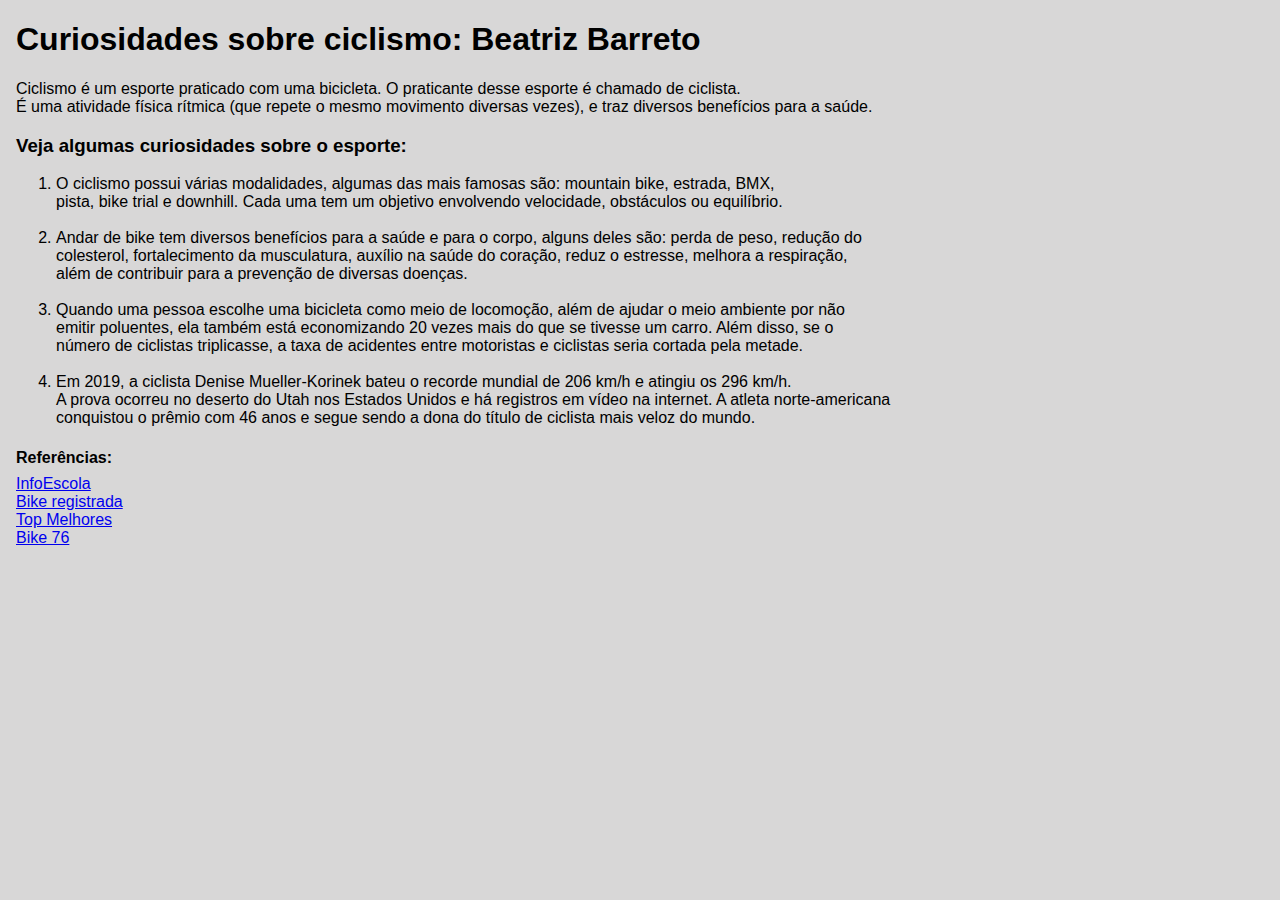
<file: module 01/Systems Development I/agenda 11/index.html>
<!DOCTYPE html>
<html lang="pt-br">

<head>

    <meta charset="UTF-8">
    <meta http-equiv="X-UA-Compatible" content="IE=edge">
    <meta name="viewport" content="width=device-width, initial-scale=1.0">
    <title>Curiosidades sobre ciclismo</title>
    
    <style>
        
        body {
            font-family: 'Segoe UI', sans-serif;
            background-color: #d8d7d7;
            margin-left: 1rem;
        }

    </style>

</head>

<body>

    <header>

        <div class="titulo">

            <h1>Curiosidades sobre ciclismo: Beatriz Barreto</h1>

            <p>
                Ciclismo é um esporte praticado com uma bicicleta. O praticante desse esporte é chamado de ciclista. <br>É uma atividade física rítmica (que repete o mesmo movimento diversas vezes), e traz diversos benefícios para a saúde.
            </p>

        </div>

    </header>

    <main>

        <div class="curiosidades">

            <h3>
                Veja algumas curiosidades sobre o esporte:
            </h3>
        
            <ul style="list-style-type: decimal">
                <li>O ciclismo possui várias modalidades, algumas das mais famosas são: mountain bike, estrada, BMX,<br> pista, bike trial e downhill. Cada uma tem um objetivo envolvendo velocidade, obstáculos ou equilíbrio.</li>
                <br>
                <li>Andar de bike tem diversos benefícios para a saúde e para o corpo, alguns deles são: perda de peso, redução do<br> colesterol, fortalecimento da musculatura, auxílio na saúde do coração, reduz o estresse, melhora a respiração,<br> além de contribuir para a prevenção de diversas doenças.</li><br>
                <li>Quando uma pessoa escolhe uma bicicleta como meio de locomoção, além de ajudar o meio ambiente por não<br> emitir poluentes, ela também está economizando 20 vezes mais do que se tivesse um carro. Além disso, se o<br> número de ciclistas triplicasse, a taxa de acidentes entre motoristas e ciclistas seria cortada pela metade.</li><br>
                <li>Em 2019, a ciclista Denise Mueller-Korinek bateu o recorde mundial de 206 km/h e atingiu os 296 km/h.<br> A prova ocorreu no deserto do Utah nos Estados Unidos e há registros em vídeo na internet. A atleta norte-americana<br> conquistou o prêmio com 46 anos e segue sendo a dona do título de ciclista mais veloz do mundo.</li>
            </ul>

        </div>

    </main>

    <footer>

        <h4 style="margin-bottom: 0.5rem">Referências:</h4>
            <a href="https://www.infoescola.com/esportes/ciclismo/">InfoEscola</a><br>
            <a href="https://blog.bikeregistrada.com.br/esporte-e-bem-estar-5-beneficios-do-ciclismo-para-a-saude/">Bike registrada</a><br>
            <a href="https://www.topmelhores.com.br/esporte/469-20-curiosidades-sobre-o-ciclismo">Top Melhores</a><br>
            <a href="https://bike76com202108curiosidades-sobre-o-universo-do-ciclismo/">Bike 76</a><br>
        
    </footer>
</body>
</html>
</file>
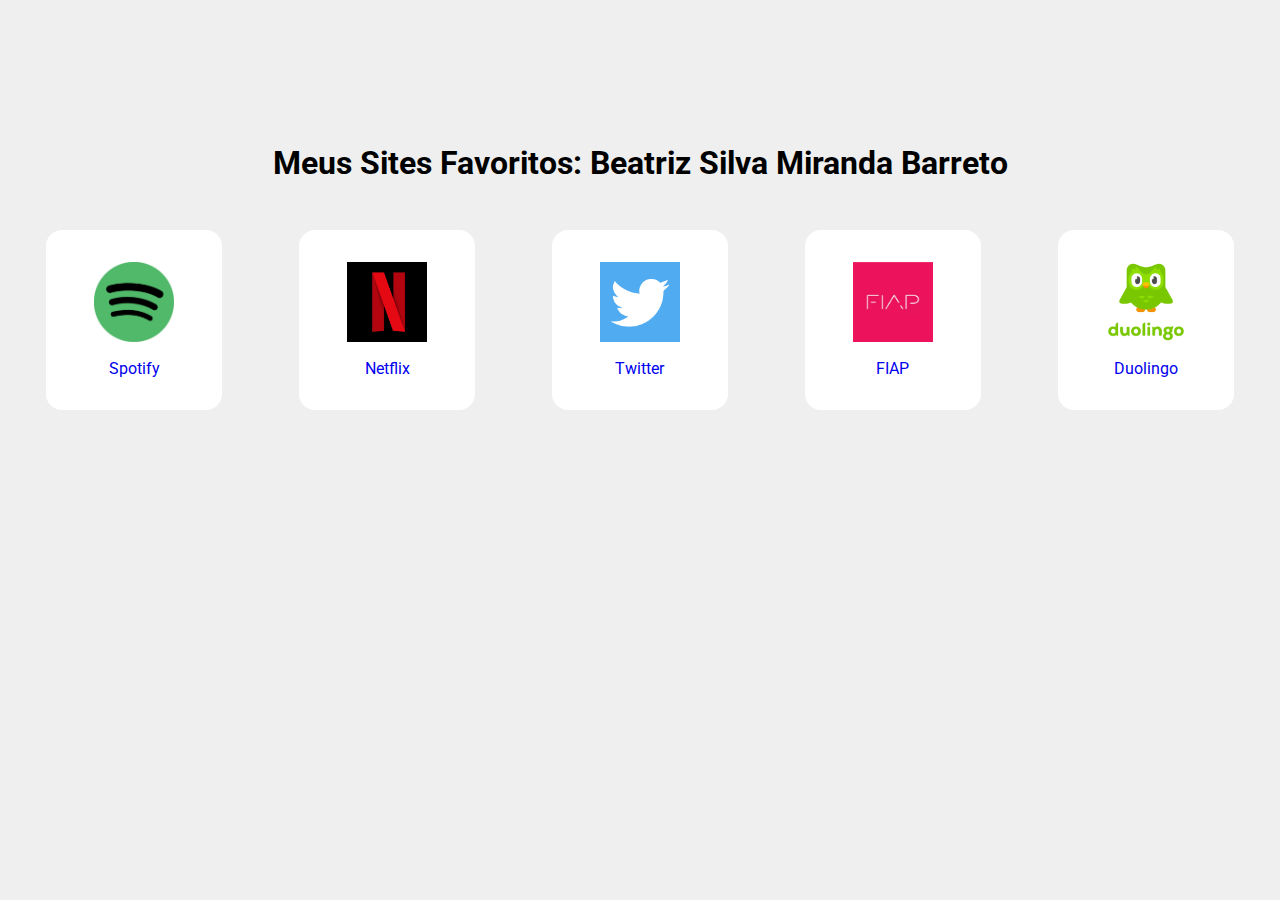
<file: module 01/Systems Development I/agenda 12/index.html>
<!DOCTYPE html>
<html lang="pt-br">

<head>

    <meta charset="UTF-8">
    <meta http-equiv="X-UA-Compatible" content="IE=edge">
    <meta name="viewport" content="width=device-width, initial-scale=1.0">
    <title>Meus sites favoritos</title>
    <link rel="stylesheet" href="style.css">

</head>

<body>

    <header class="title">

        <h1>Meus Sites Favoritos: Beatriz Silva Miranda Barreto</h1>

    </header>

    <main>

        <div class="sites">

        <div class="spotify">
            <img src="spotify.jpg" alt="logo do spotify">
            <a href="https://open.spotify.com/" target="_blank">Spotify</a>
        </div>

        <div class="netlix">
            <img src="netflix.png" alt="logo da netflix">
            <a href="https://www.netflix.com/" target="_blank">Netflix</a>
        </div>

        <div class="twitter">  
            <img src="twitter.png" alt="logo do twitter">
            <a href="https://twitter.com" target="_blank">Twitter</a>
        </div>

        <div class="fiap">
            <img src="fiap.png" alt="logo da fiap">
            <a href="https://www.fiap.com.br/" target="_blank">FIAP</a>
        </div>

        <div class="duolingo">
            <img src="duolingo.png" alt="logo do duolingo">
            <a href="https://www.duolingo.com/" target="_blank">Duolingo</a>
        </div>

    </div>

    </main>
    
</body>

</html>
</file>
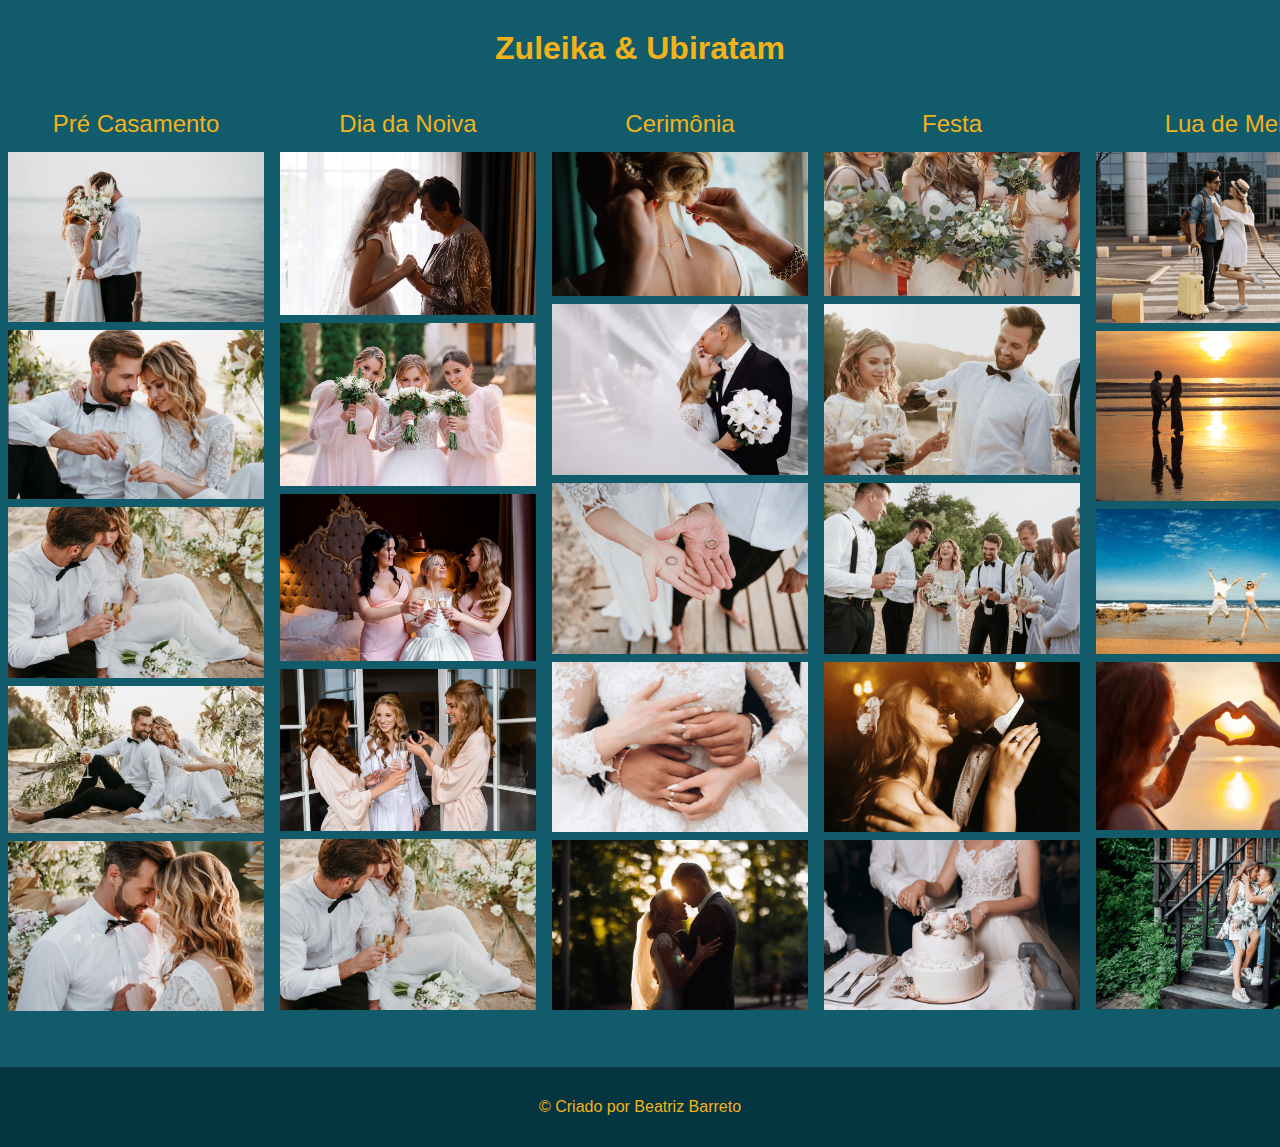
<file: module 01/Systems Development I/agenda 13/index.html>
<!DOCTYPE html>
<html lang="pt-br">

<head>

    <meta charset="UTF-8">
    <meta http-equiv="X-UA-Compatible" content="IE=edge">
    <meta name="viewport" content="width=device-width, initial-scale=1.0">
    <link rel="stylesheet" href=https://www.w3schools.com/w3css/4/w3.css> <link rel="stylesheet" href="style.css">
    <title>Casamento Zuleika & Ubiratam</title>

</head>

<body>

    <main>

        <header class="title">

            <h1>Zuleika & Ubiratam</h1>

        </header>

        <section>

            <div class="container">

                <div class="precasamento">

                    <h2>Pré Casamento</h2>

                    <img class="w3-hover-opacity" src="img/pw1.jpg"
                        alt="https://br.freepik.com/fotos-gratis/lindo-casal-se-casando-na-praia_16537579.htm">
                    <img class="w3-hover-opacity" src="img/pw2.jpg"
                        alt="https://br.freepik.com/fotos-gratis/noiva-e-noivo-se-casando-na-praia_16515421.htm">
                    <img class="w3-hover-opacity" src="img/pw3.jpg"
                        alt="https://br.freepik.com/fotos-gratis/noiva-e-noivo-se-casando-na-praia_16515424.htm">
                    <img class="w3-hover-opacity" src="img/pw4.jpg"
                        alt="https://br.freepik.com/fotos-gratis/lindo-casal-se-casando-na-praia_16515368.htm">
                    <img class="w3-hover-opacity" src="img/pw5.jpg"
                        alt="https://br.freepik.com/fotos-gratis/noiva-e-noivo-se-casando-na-praia_16515431.htm">

                </div>

                <div class="dianoiva">

                    <h2>Dia da Noiva</h2>

                    <img class="w3-hover-opacity" src="img/bd1.jpg"
                        alt="https://br.freepik.com/fotos-gratis/vista-lateral-da-adoravel-mae-e-noiva-bonita-que-vestindo-roupas-de-celebracao-em-pe-cara-a-cara-segurando-pelas-maos-e-se-sentindo-feliz-durante-o-dia-do-casamento-xa_29453994.htm">
                    <img class="w3-hover-opacity" src="img/bd2.jpg" alt="https://br.freepik.com/fotos-gratis/noiva-com-damas-de-honra-no-parque-no-dia-do-casamento_28147634.htm
                    ">
                    <img class="w3-hover-opacity" src="img/bd3.jpg"
                        alt="https://br.freepik.com/fotos-gratis/damas-de-honra-comemorando-com-a-noiva-o-dia-do-casamento_28147814.htm">
                    <img class="w3-hover-opacity" src="img/bd4.jpg"
                        alt="https://br.freepik.com/fotos-gratis/vista-frontal-da-linda-dama-de-honra-na-camisola-rosa-sorrindo-e-derramando-champanhe-em-tacas-de-vinho-em-pe-com-a-noiva-e-a-empregada-em-homenagem-na-varanda-durante-o-dia-do-casamento_29453988.htm">
                    <img class="w3-hover-opacity" src="img/bd5.jpg"
                        alt="https://br.freepik.com/fotos-gratis/noiva-com-um-lindo-vestido-de-noiva-segurando-um-buque-de-lindas-rosas-para-o-dia-do-casamento_11526628.htm">

                </div>

                <div class="cerimonia">

                    <h2>Cerimônia</h2>

                    <img class="w3-hover-opacity" src="img/wd1.jpg"
                        alt="https://pixabay.com/photos/tying-hair-woman-hands-bow-ribbon-1846171/">
                    <img class="w3-hover-opacity" src="img/wd2.jpg" alt="https://br.freepik.com/fotos-gratis/o-noivo-no-smoking-preto-abraca-a-noiva-impressionante-macia-enquanto-estao_3337244.htm
                    ">
                    <img class="w3-hover-opacity" src="img/wd3.png"
                        alt="https://br.freepik.com/fotos-gratis/lindo-casal-se-casando-na-praia_16515410.htm">
                    <img class="w3-hover-opacity" src="img/wd4.png"
                        alt="https://br.freepik.com/fotos-gratis/noivo-e-noiva-estao-colocando-aneis-de-casamento-vista-frontal-das-maos_6449470.htm">
                    <img class="w3-hover-opacity" src="img/wd5.png" alt="https://br.freepik.com/fotos-gratis/sol-de-verao-a-noite-faz-uma-aureola-em-torno-do-lindo-casal-de-noivos_3337251.htm
                    ">

                </div>

                <div class="festa">

                    <h2>Festa</h2>

                    <img class="w3-hover-opacity" src="img/fe1.jpg"
                        alt="https://br.freepik.com/fotos-gratis/noiva-e-damas-de-honra-com-buques-de-pastel-estao-lado-a-lado_3987031.htm">
                    <img class="w3-hover-opacity" src="img/fe2.png"
                        alt="https://br.freepik.com/fotos-gratis/lindo-casal-se-casando-na-praia_16515408.htm">
                    <img class="w3-hover-opacity" src="img/fe3.png"
                        alt="https://br.freepik.com/fotos-gratis/pessoas-celebrando-um-casamento-na-praia_16515492.htm">
                    <img class="w3-hover-opacity" src="img/fe4.png" alt="https://br.freepik.com/fotos-gratis/newlyweds-olhando-para-o-rosto-do-outro-e-sorrindo_981984.htm
                    ">
                    <img class="w3-hover-opacity" src="img/fe5.png" alt="https://br.freepik.com/fotos-gratis/noiva-e-noivo-estao-cortando-decorado-com-flores-bolo-de-casamento_6449495.htm
                    ">

                </div>

                <div class="luademel">

                    <h2>Lua de Mel</h2>

                    <img class="w3-hover-opacity" src="img/hn1.png"
                        alt="https://br.freepik.com/fotos-gratis/mulher-loira-de-vestido-branco-abracando-o-namorado_15660545.htm">
                    <img class="w3-hover-opacity" src="img/hn2.png"
                        alt="https://br.freepik.com/fotos-gratis/concurso-familia-caminhando-na-praia-ao-por-do-sol-homem-e-mulher-em-roupas-casuais-passeando-perto-da-agua-ao-entardecer-amor-familia-conceito-de-natureza_24539163.htm">
                    <img class="w3-hover-opacity" src="img/hn3.jpg"
                        alt="https://br.freepik.com/fotos-gratis/casal-feliz-na-praia_1170182.htm">
                    <img class="w3-hover-opacity" src="img/hn4.png" alt="https://br.freepik.com/fotos-gratis/jovem-casal-romantico-sexy-apaixonado-feliz-na-praia-de-verao-juntos-se-divertindo-usando-maios-mostrando-o-sinal-do-coracao-ao-por-do-sol_11514465.htm
                    ">
                    <img class="w3-hover-opacity" src="img/hn5.png"
                        alt="https://br.freepik.com/fotos-gratis/emocoes-sinceras-jovem-casal-abracando-perto-da-nova-casa-e-comemorando-o-dia-de-seu-casamento_18299799.htm">

                </div>

            </div>

        </section>

        <footer>

            <div class="container">

                <p class="creditos"> &copy Criado por Beatriz Barreto</p>

            </div>

        </footer>

    </main>

</body>

</html>
</file>
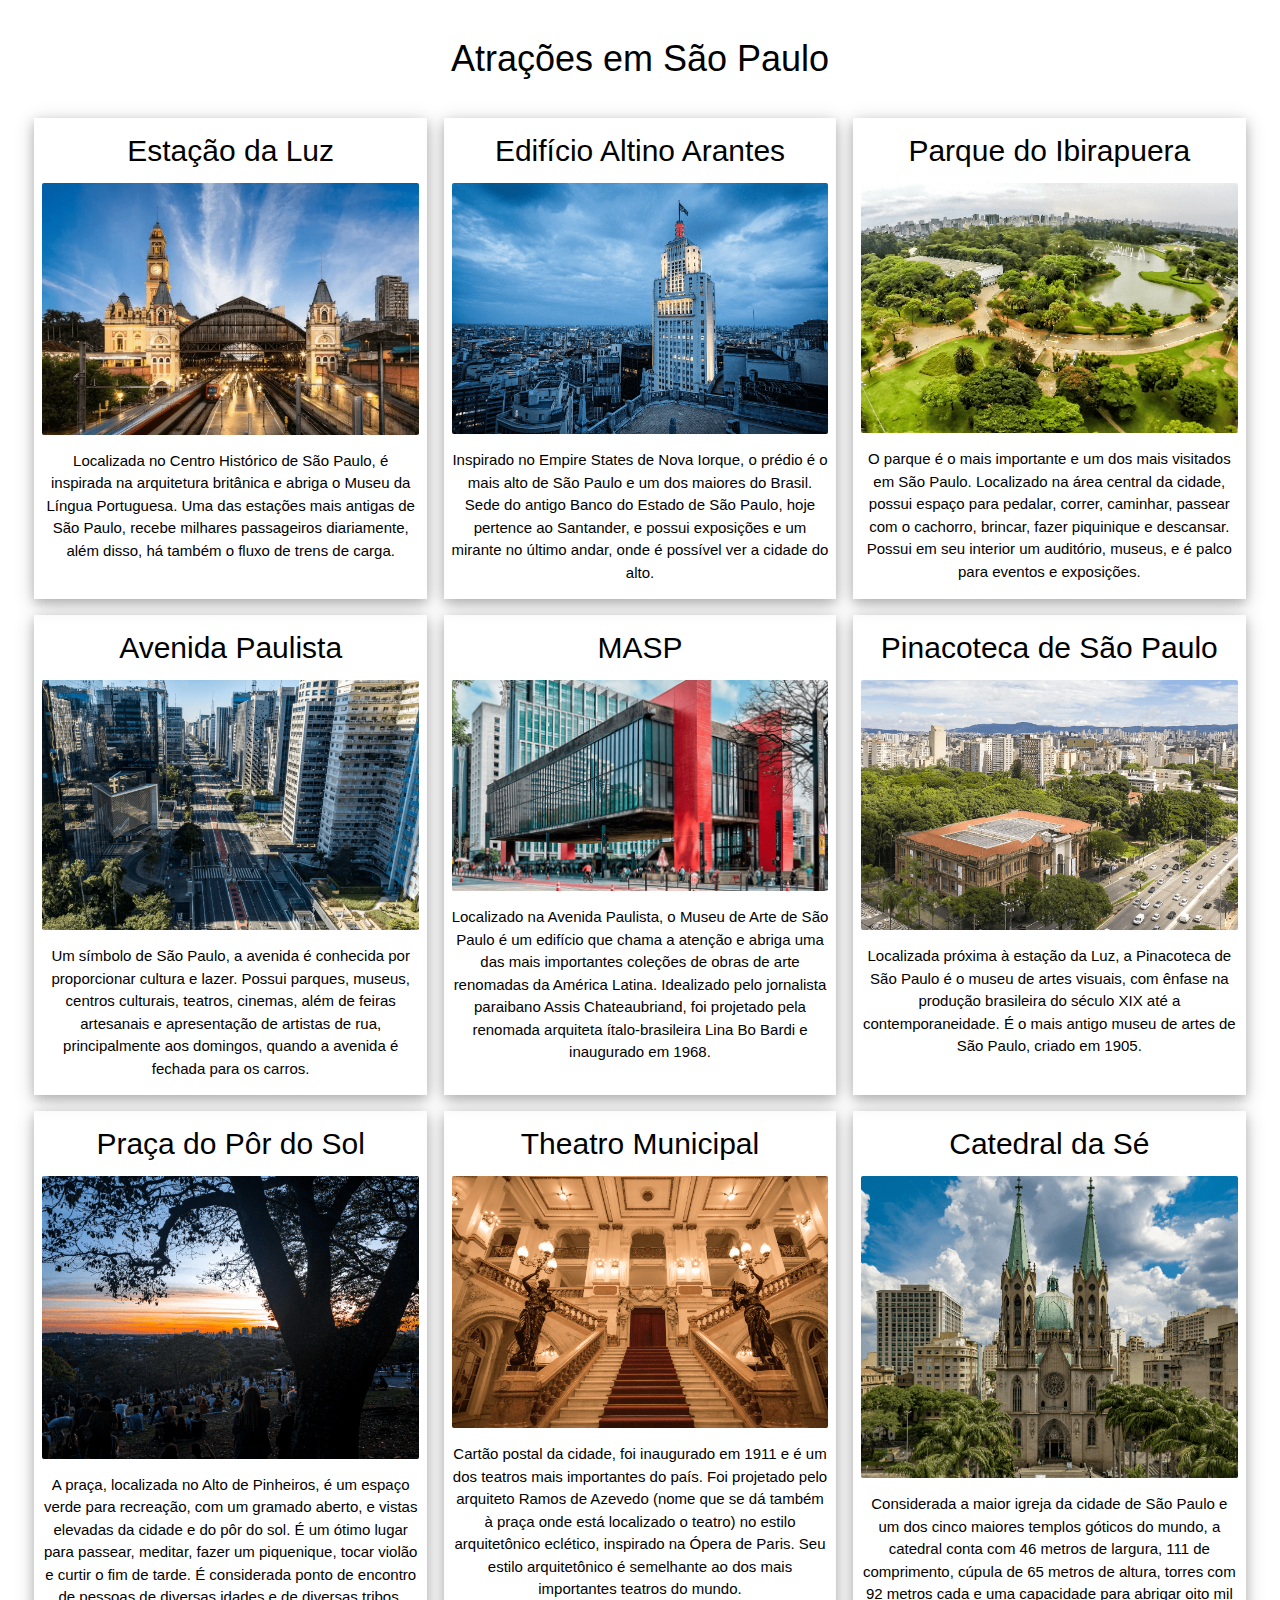
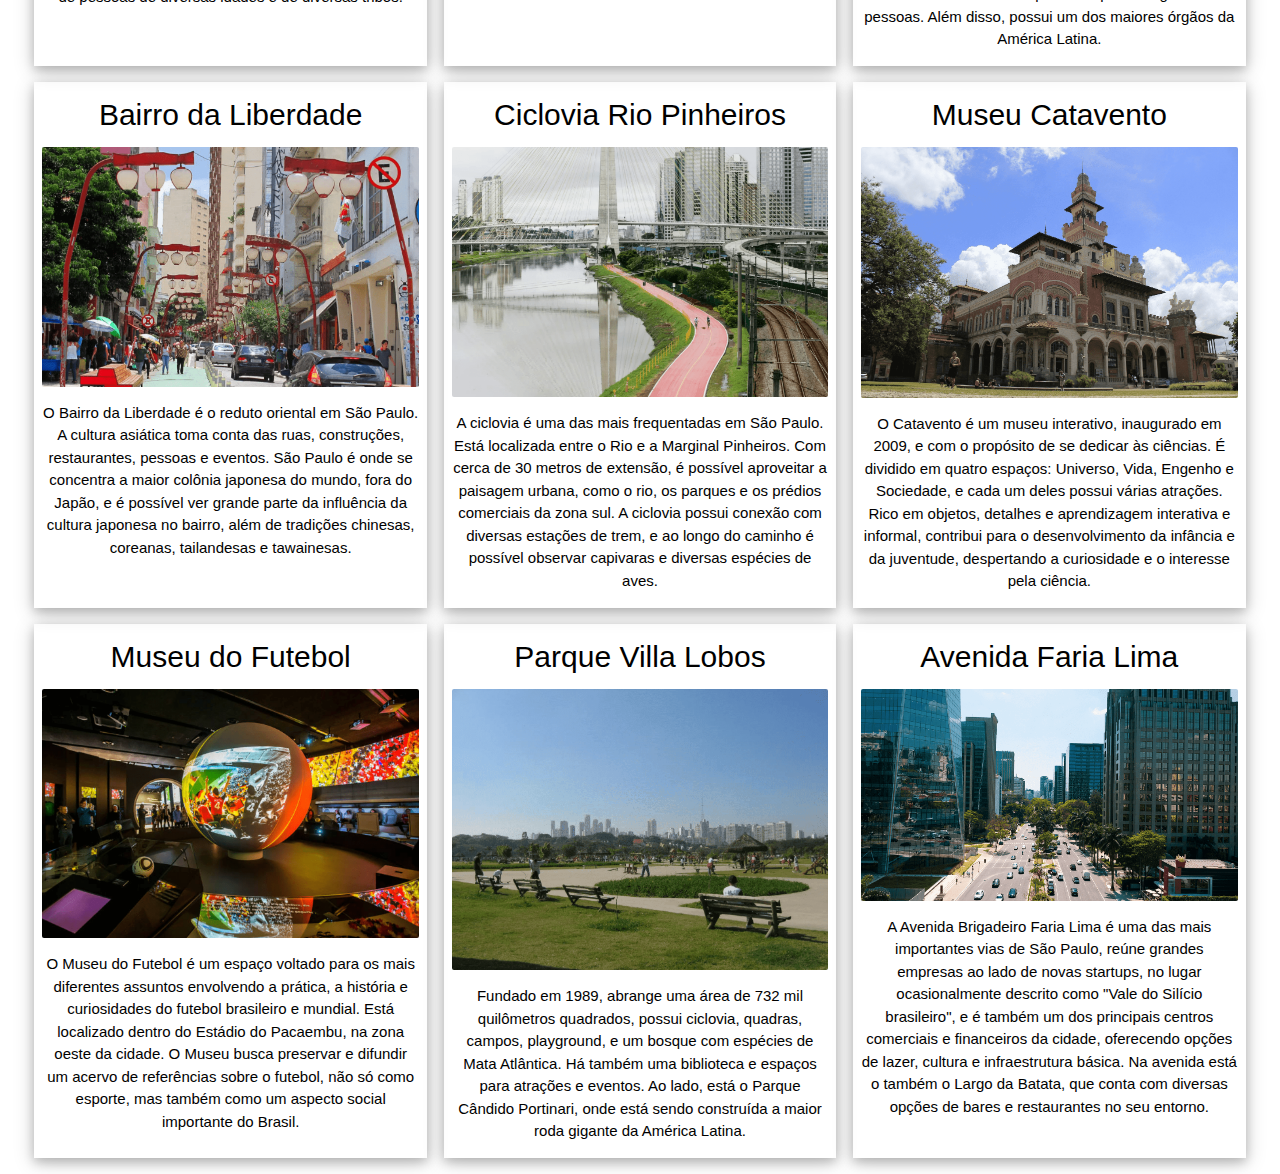
<file: module 01/Systems Development I/agenda 14/index.html>
<!DOCTYPE html>
<html lang="pt-br">

<head>

    <meta charset="UTF-8">
    <meta http-equiv="X-UA-Compatible" content="IE=edge">
    <meta name="viewport" content="width=device-width, initial-scale=1.0">
    <link rel="stylesheet" href=https://www.w3schools.com/w3css/4/w3.css> <title>Atrativos Turísticos - São Paulo</title>

    <style>
        .w3-container {
            display: block;
            padding: 0px 10px 0 10px !important;
        }

        .w3-margin-right {
            margin-right: 0px !important;
        }

        .container2 {
            display: flex;
            justify-content: space-around;
        }

    </style>

</head>

<body>

    <div class="w3-container w3-center w3-margin">

        <h1 class="w3-section">Atrações em São Paulo</h1>

        <div class="container2 w3-center">

            <div class="w3-card-4 w3-third w3-row-padding w3-margin-right w3-margin-top" style="width: 32%">

                <h2>Estação da Luz</h2>
                <img class="w3-round-small w3-image w3-animate-zoom" src="img/estacaoluz.png" alt="https://rolehistorico.blogspot.com/2018/08/estacao-da-luz.html">
                <p>Localizada no Centro Histórico de São Paulo, é inspirada na arquitetura britânica e abriga o Museu da
                    Língua Portuguesa. Uma das estações mais antigas de São Paulo, recebe milhares passageiros
                    diariamente, além disso, há também o fluxo de trens de carga.
                </p>

            </div>

            <div class="w3-card-4 w3-third w3-row-padding w3-margin-right w3-margin-top" style="width: 32%">

                <h2>Edifício Altino Arantes</h2>
                <img class="w3-round-small w3-image w3-animate-zoom" src="img/altinoarantes.png" alt="https://vejasp.abril.com.br/cidades/edificio-altino-arantes-reforma-novidades/">
                <p>Inspirado no Empire States de Nova Iorque, o prédio é o mais alto de São Paulo e um dos maiores do
                    Brasil. Sede do antigo Banco do Estado de São Paulo, hoje pertence ao Santander, e possui exposições
                    e um mirante no último andar, onde é possível ver a cidade do alto.
                </p>

            </div>

            <div class="w3-card-4 w3-third w3-row-padding w3-margin-right w3-margin-top" style="width: 32%">

                <h2>Parque do Ibirapuera</h2>
                <img class="w3-round-small w3-image w3-animate-zoom" src="img/ibira.png" alt="https://clickmuseus.com.br/historia-do-parque-ibirapuera/">
                <p>O parque é o mais importante e um dos mais visitados em São Paulo. Localizado na área central da
                    cidade, possui espaço para pedalar, correr, caminhar, passear com o cachorro, brincar, fazer
                    piquinique e descansar. Possui em seu interior um auditório, museus, e é palco para eventos e
                    exposições.
                </p>

            </div>

        </div>

        <div class="container2 w3-center">

            <div class="w3-card-4 w3-third w3-row-padding w3-margin-right w3-margin-top" style="width: 32%">

                <h2>Avenida Paulista</h2>
                <img class="w3-round-small w3-image w3-animate-zoom" src="img/paulista.png" alt="">
                <p>Um símbolo de São Paulo, a avenida é conhecida por proporcionar cultura e lazer. Possui parques,
                    museus, centros culturais, teatros, cinemas, além de feiras artesanais e apresentação de artistas de
                    rua, principalmente aos domingos, quando a avenida é fechada para os carros.
                </p>

            </div>

            <div class="w3-card-4 w3-third w3-row-padding w3-margin-right w3-margin-top" style="width: 32%">

                <h2>MASP</h2>
                <img class="w3-round-small w3-image w3-animate-zoom" src="img/masp.png" alt="https://harpersbazaar.uol.com.br/cultura/tres-curiosidades-sobre-a-construcao-do-masp/">
                <p>Localizado na Avenida Paulista, o Museu de Arte de São Paulo é um edifício que chama a atenção e
                    abriga uma das mais importantes coleções de obras de arte renomadas da América Latina. Idealizado
                    pelo jornalista paraibano Assis Chateaubriand, foi projetado pela renomada arquiteta
                    ítalo-brasileira Lina Bo Bardi e inaugurado em 1968.
                </p>
            </div>

            <div class="w3-card-4 w3-third w3-row-padding w3-margin-right w3-margin-top" style="width: 32%">

                <h2>Pinacoteca de São Paulo</h2>
                <img class="w3-round-small w3-image w3-animate-zoom" src="img/pinacoteca.png" alt="https://www.archdaily.com.br/br/787997/pinacoteca-do-estado-de-sao-paulo-paulo-mendes-da-rocha">
                <p>Localizada próxima à estação da Luz, a Pinacoteca de São Paulo é o museu de artes visuais, com ênfase
                    na produção brasileira do século XIX até a contemporaneidade. É o mais antigo museu de artes de São
                    Paulo, criado em 1905.
                </p>

            </div>

        </div>

        <div class="container2 w3-center">

            <div class="w3-card-4 w3-third w3-row-padding w3-margin-right w3-margin-top" style="width: 32%">

                <h2>Praça do Pôr do Sol</h2>
                <img class="w3-round-small w3-image w3-animate-zoom" src="img/pracaporsol.png" alt="https://www.reddit.com/r/saopaulo/comments/wvltt3/pra%C3%A7a_p%C3%B4r_do_sol_em_pinheiros_s%C3%A3o_paulo/">
                <p>A praça, localizada no Alto de Pinheiros, é um espaço verde para recreação, com um gramado aberto, e
                    vistas elevadas da cidade e do pôr do sol. É um ótimo lugar para passear, meditar, fazer um
                    piquenique, tocar violão e curtir o fim de tarde. É considerada ponto de encontro de pessoas de
                    diversas idades e de diversas tribos.
                </p>

            </div>

            <div class="w3-card-4 w3-third w3-row-padding w3-margin-right w3-margin-top" style="width: 32%">

                <h2>Theatro Municipal</h2>
                <img class="w3-round-small w3-image w3-animate-zoom" src="img/theatrosp.png" alt="https://theatromunicipal.org.br/pt-br/noticia/happy-hour-acontece-toda-segunda-de-outubro-no-theatro-municipal-de-sao-paulo/">
                <p>Cartão postal da cidade, foi inaugurado em 1911 e é um dos teatros mais importantes do país. Foi
                    projetado pelo arquiteto Ramos de Azevedo (nome que se dá também à praça onde está localizado o
                    teatro) no estilo arquitetônico eclético, inspirado na Ópera de Paris. Seu estilo arquitetônico é
                    semelhante ao dos mais importantes teatros do mundo.
                </p>

            </div>

            <div class="w3-card-4 w3-third w3-row-padding w3-margin-right w3-margin-top" style="width: 32%">

                <h2>Catedral da Sé</h2>
                <img class="w3-round-small w3-image w3-animate-zoom" src="img/catedralsé.png" alt="https://pt.wikipedia.org/wiki/Catedral_Metropolitana_de_S%C3%A3o_Paulo">
                <p>Considerada a maior igreja da cidade de São Paulo e um dos cinco maiores templos góticos do mundo, a
                    catedral conta com 46 metros de largura, 111 de comprimento, cúpula de 65 metros de altura, torres
                    com 92 metros cada e uma capacidade para abrigar oito mil pessoas. Além disso, possui um dos maiores
                    órgãos da América Latina.
                </p>

            </div>
        </div>

        <div class="container2 w3-center">

            <div class="w3-card-4 w3-third w3-row-padding w3-margin-right w3-margin-top" style="width: 32%">

                <h2>Bairro da Liberdade</h2>
                <img class="w3-round-small w3-image w3-animate-zoom" src="img/liberdade.png" alt="https://casavogue.globo.com/Arquitetura/Cidade/noticia/2020/10/liberdade-historia-por-tras-do-bairro-turistico-de-sao-paulo.html">
                <p>O Bairro da Liberdade é o reduto oriental em São Paulo. A cultura asiática toma conta das ruas,
                    construções, restaurantes, pessoas e eventos. São Paulo é onde se concentra a maior colônia japonesa
                    do mundo, fora do Japão, e é possível ver grande parte da influência da cultura japonesa no bairro,
                    além de tradições chinesas, coreanas, tailandesas e tawainesas.
                </p>

            </div>

            <div class="w3-card-4 w3-third w3-row-padding w3-margin-right w3-margin-top" style="width: 32%">

                <h2>Ciclovia Rio Pinheiros</h2>
                <img class="w3-round-small w3-image w3-animate-zoom" src="img/cicloviapinheiros.png" alt="https://g1.globo.com/sp/sao-paulo/noticia/2020/07/31/doria-anuncia-reabertura-da-ciclovia-da-marginal-pinheiros-com-cameras-de-seguranca-e-chuveiros-ciclistas-cobram-mais-acessos.ghtml">
                <p>A ciclovia é uma das mais frequentadas em São Paulo. Está localizada entre o Rio e a Marginal
                    Pinheiros. Com cerca de 30 metros de extensão, é possível aproveitar a paisagem urbana, como o rio,
                    os parques e os prédios comerciais da zona sul. A ciclovia possui conexão com diversas estações de
                    trem, e ao longo do caminho é possível observar capivaras e diversas espécies de aves.
                </p>

            </div>

            <div class="w3-card-4 w3-third w3-row-padding w3-margin-right w3-margin-top" style="width: 32%">

                <h2>Museu Catavento</h2>
                <img class="w3-round-small w3-image w3-animate-zoom" src="img/catavento.png" alt="https://catracalivre.com.br/agenda/museu-catavento-o-lugar-onde-lazer-e-ciencia-se-encontram/">
                <p>O Catavento é um museu interativo, inaugurado em 2009, e com o propósito de se dedicar às ciências. É
                    dividido em quatro espaços: Universo, Vida, Engenho e Sociedade, e cada um deles possui várias
                    atrações. Rico em objetos, detalhes e aprendizagem interativa e informal, contribui para o
                    desenvolvimento da infância e da juventude, despertando a curiosidade e o interesse pela ciência.
                </p>

            </div>
        </div>

        <div class="container2 w3-center">

            <div class="w3-card-4 w3-third w3-row-padding w3-margin-right w3-margin-top" style="width: 32%">

                <h2>Museu do Futebol</h2>
                <img class="w3-round-small w3-image w3-animate-zoom" src="img/museufutebol.png" alt="https://www1.folha.uol.com.br/turismo/2018/05/conheca-cinco-museus-dedicados-ao-futebol-pelo-mundo.shtml">
                <p>O Museu do Futebol é um espaço voltado para os mais diferentes assuntos envolvendo a prática, a
                    história e curiosidades do futebol brasileiro e mundial. Está localizado dentro do Estádio do
                    Pacaembu, na zona oeste da cidade. O Museu busca preservar e difundir um acervo de referências sobre
                    o futebol, não só como esporte, mas também como um aspecto social importante do Brasil.
                </p>

            </div>

            <div class="w3-card-4 w3-third w3-row-padding w3-margin-right w3-margin-top" style="width: 32%">

                <h2>Parque Villa Lobos</h2>
                <img class="w3-round-small w3-image w3-animate-zoom" src="img/villalobos.png" alt="https://pt.wikipedia.org/wiki/Parque_Estadual_Villa-Lobos">
                <p>Fundado em 1989, abrange uma área de 732 mil quilômetros quadrados, possui ciclovia, quadras, campos,
                    playground, e um bosque com espécies de Mata Atlântica. Há também uma biblioteca e espaços para
                    atrações e eventos. Ao lado, está o Parque Cândido Portinari, onde está sendo construída a maior
                    roda gigante da América Latina.
                </p>

            </div>

            <div class="w3-card-4 w3-third w3-row-padding w3-margin-right w3-margin-top" style="width: 32%">

                <h2>Avenida Faria Lima</h2>
                <img class="w3-round-small w3-image w3-animate-zoom" src="img/farialima.png" alt="">
                <p>A Avenida Brigadeiro Faria Lima é uma das mais importantes vias de São Paulo, reúne grandes empresas
                    ao lado de novas startups, no lugar ocasionalmente descrito como "Vale do Silício brasileiro", e é
                    também um dos principais centros comerciais e financeiros da cidade, oferecendo opções de lazer,
                    cultura e infraestrutura básica. Na avenida está o também o Largo da Batata, que conta com diversas
                    opções de bares e restaurantes no seu entorno.
                </p>

            </div>

        </div>

    </div>

</body>

</html>
</file>
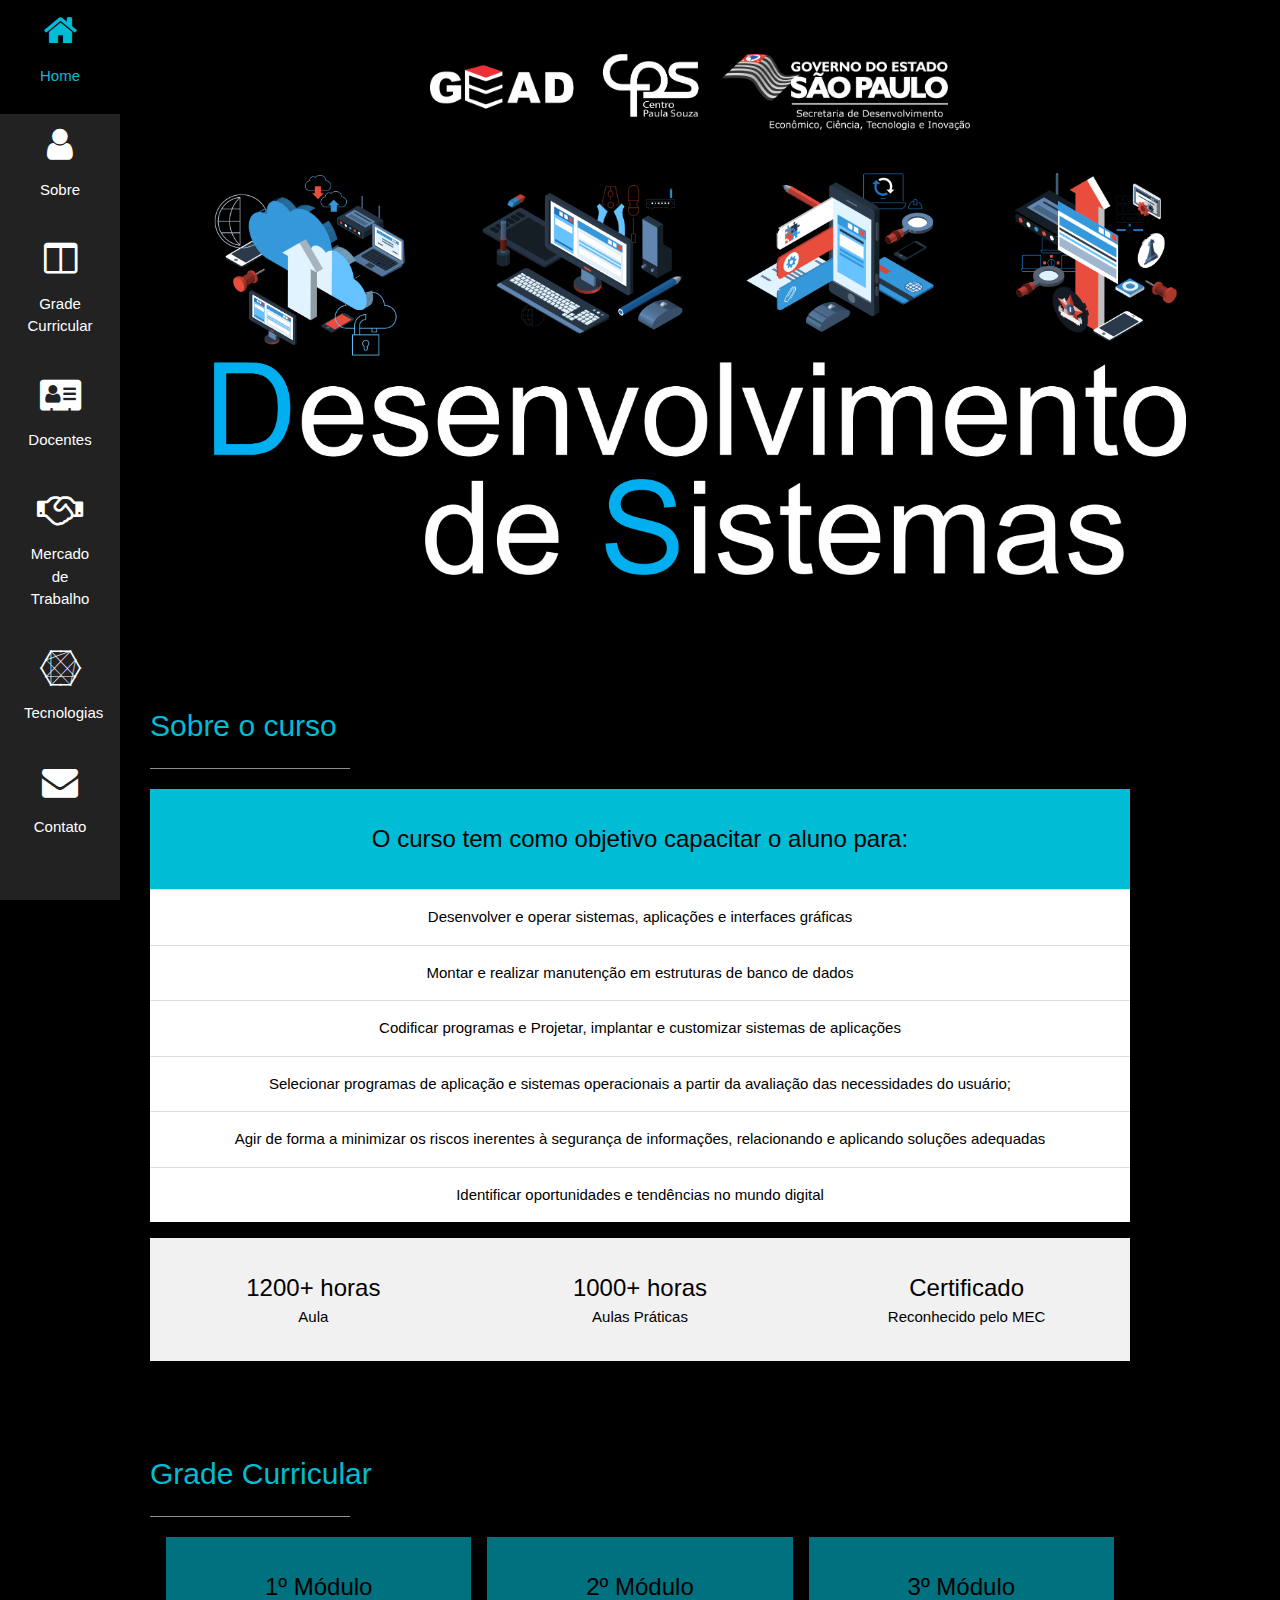
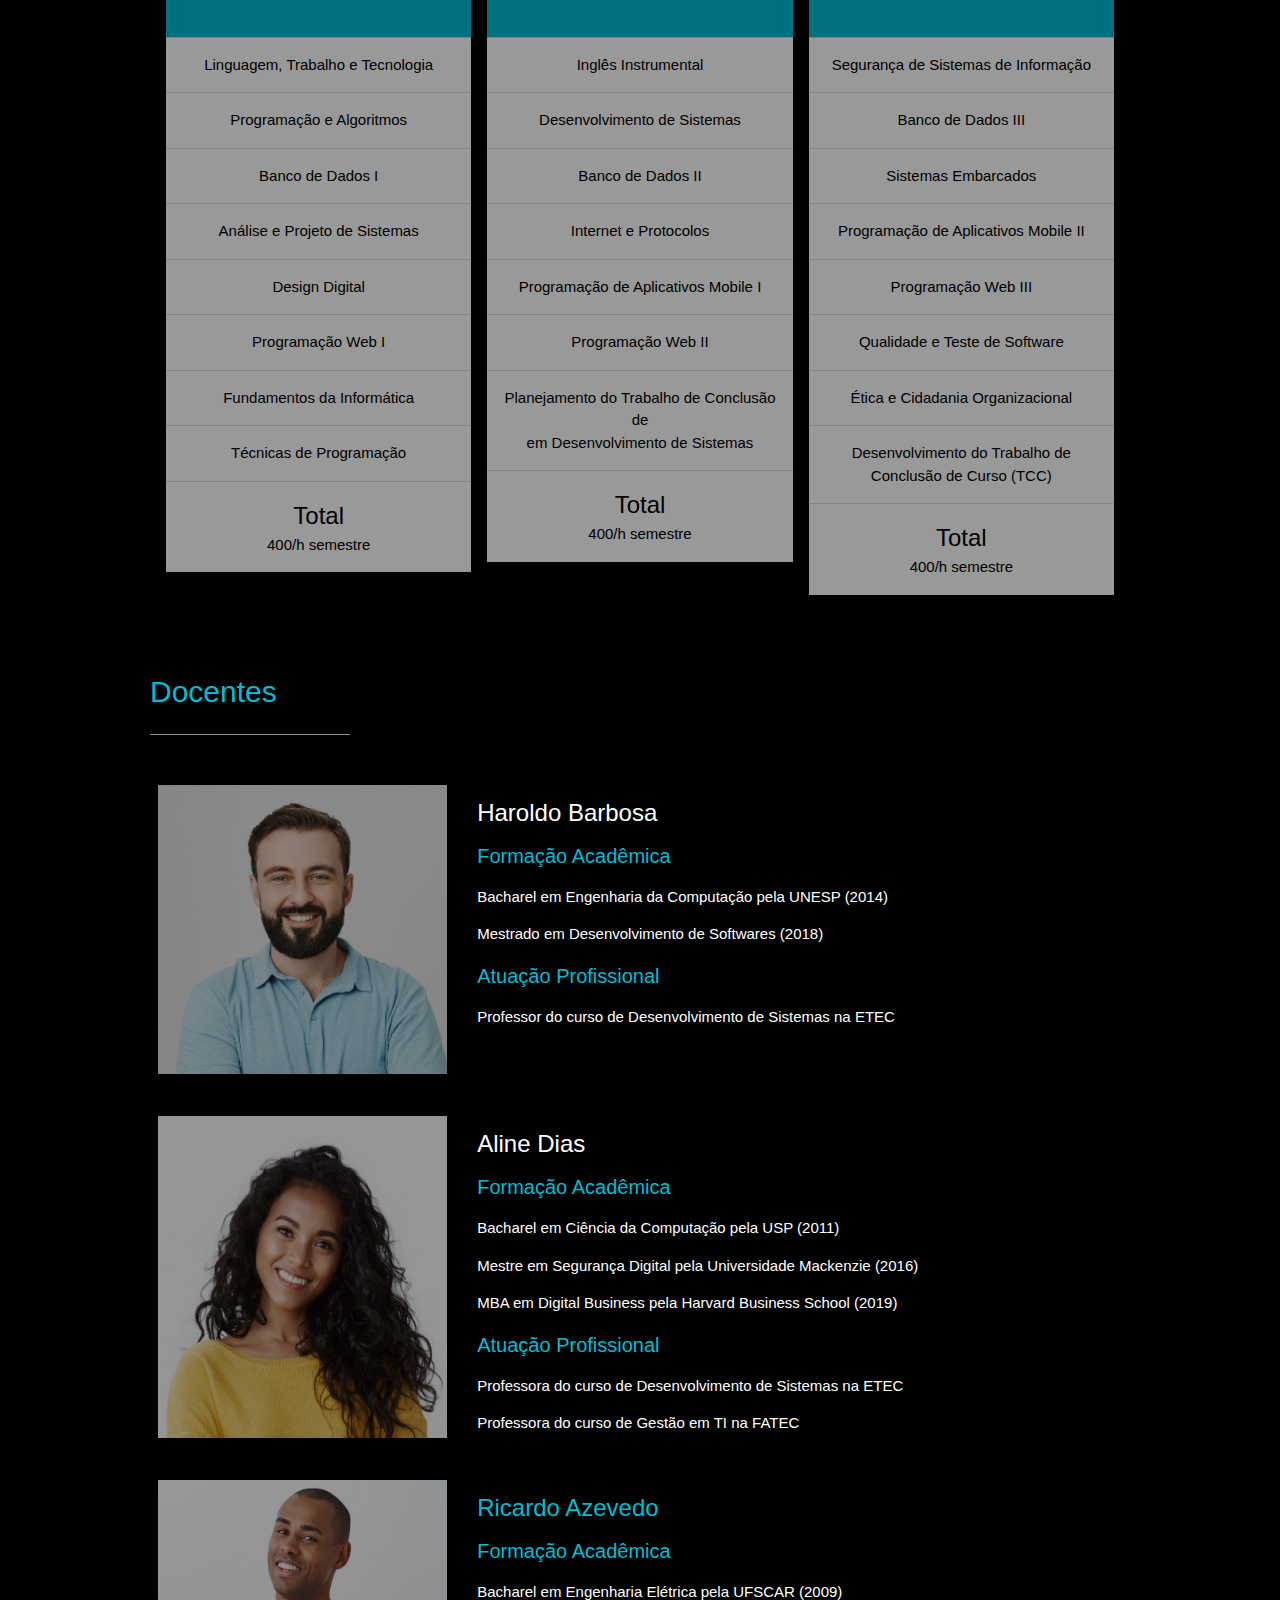
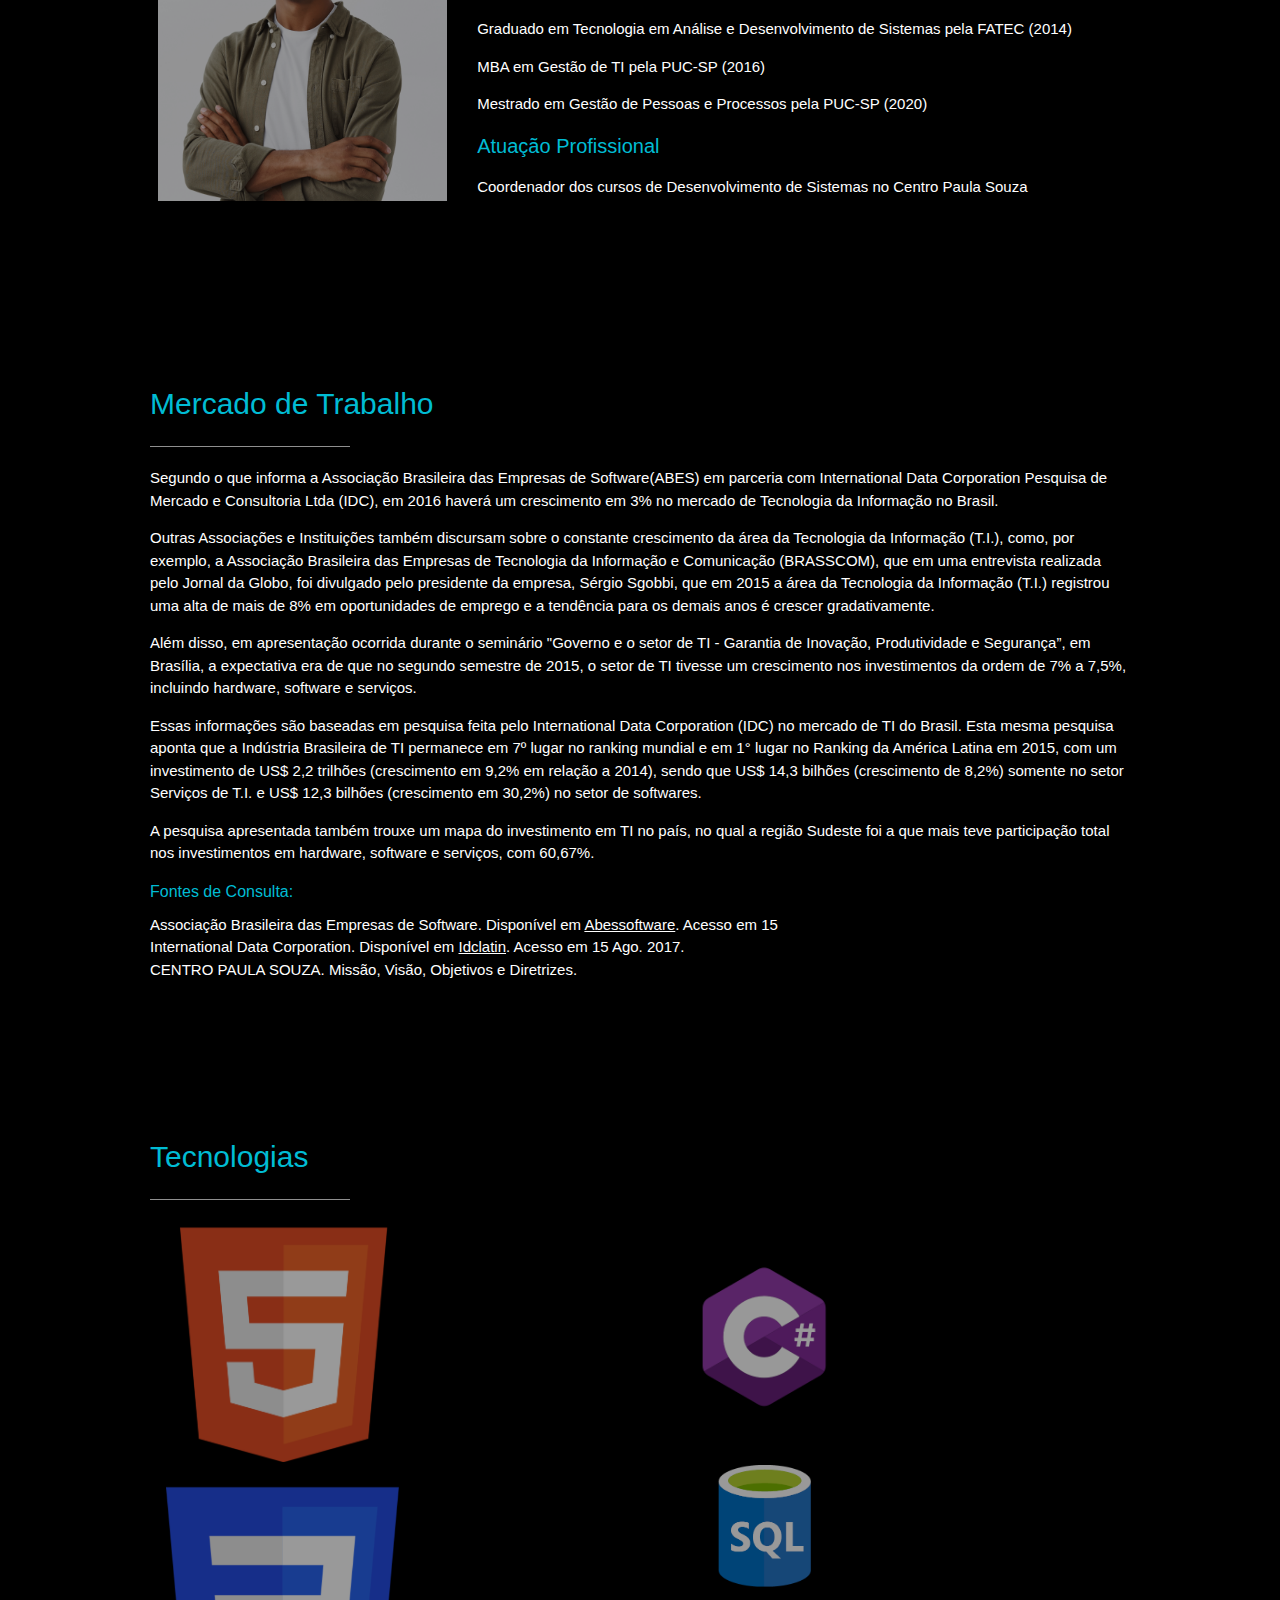
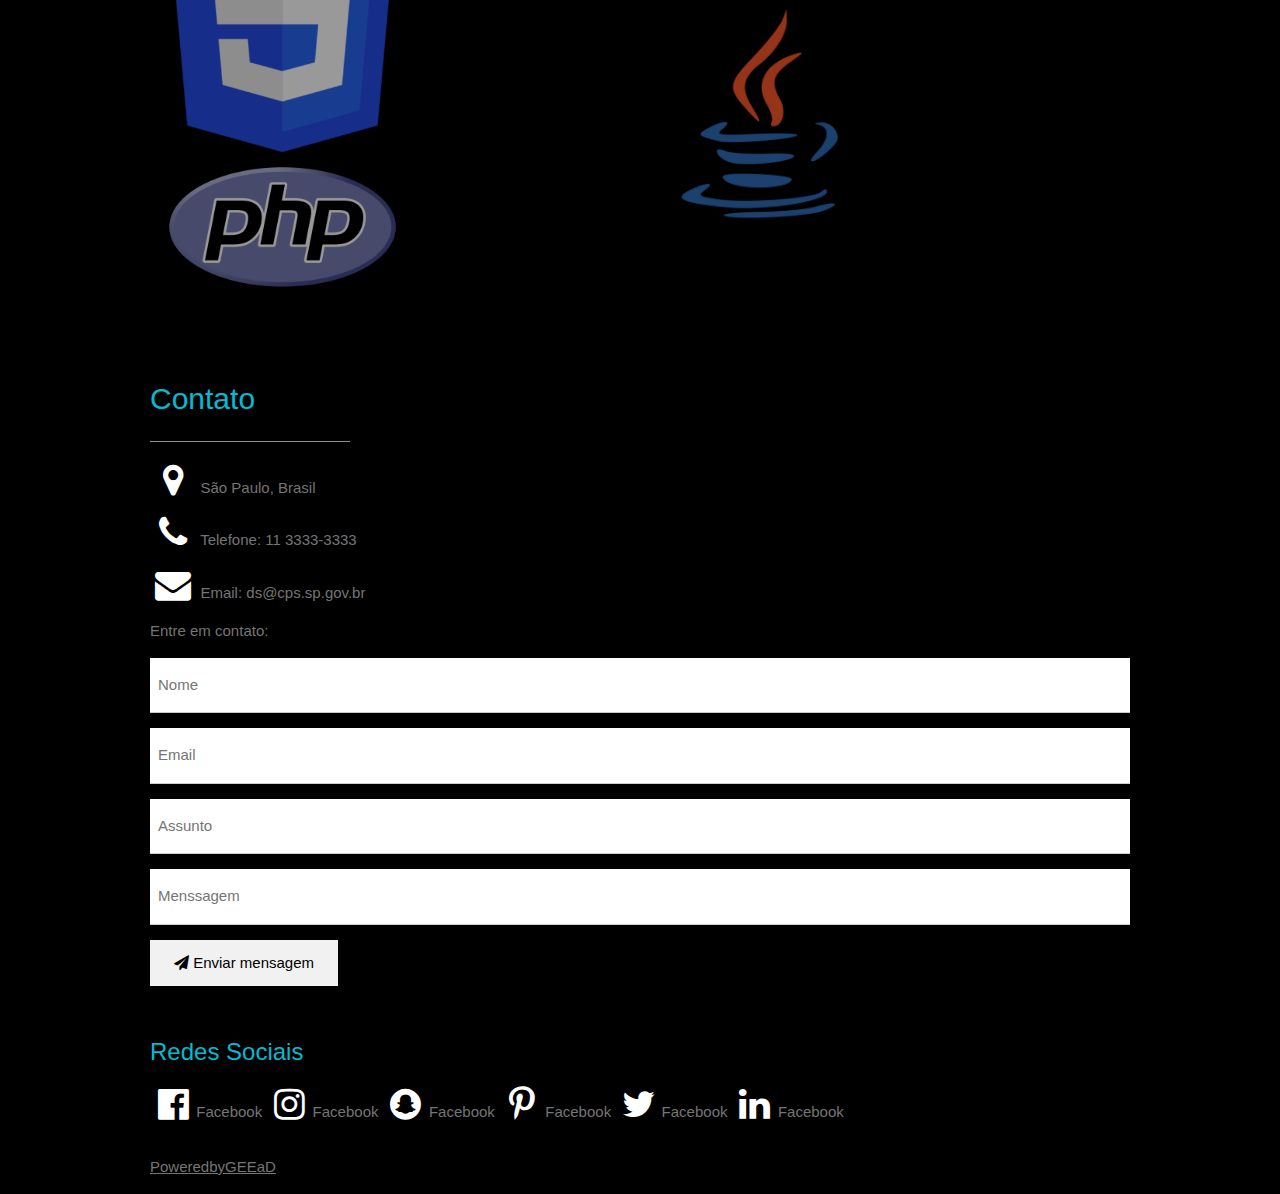
<file: module 01/Systems Development I/agenda 15/index.html>
<!DOCTYPE html>
<html lang="pt-br">

<head>

    <meta charset="UTF-8">
    <meta name="viewport" content="width=device-width, initial-scale=1.0">
    <meta http-equiv="X-UA-Compatible" content="ie=edge">
    <link rel="stylesheet" href="https://www.w3schools.com/w3css/4/w3.css">
    <link rel="stylesheet" href="https://cdnjs.cloudflare.com/ajax/libs/font-awesome/4.7.0/css/font-awesome.min.css">
    <title>GEEAD – Técnico em Desenvolvimento de Sistemas</title>

    <style>

body, h1, h2, h3, h4, h5, h6 {
    font-family: "Montserrat", sans-serif;
}

.w3-sidebar {
    width: 120px;
    background: #222;
}

#main {
    margin-left: 120px;
}

.w3-row-padding img {
    margin-bottom: 12px;
}

.perfil {
    display: flex;
    margin: 2rem 0;
}

.curriculo {
    margin-left: 2rem;
}

footer h3 {
    margin-top: 48px;
}

footer p a {
    text-decoration: none;
}

@media only screen and (max-width: 600px) {
    
    #main {
        margin-left: 0
    }

}

    </style>

</head>

<body class="w3-black">

    <nav class="w3-sidebar w3-bar-block w3-center w3-hide-small">

        <!-- HOME -->
        <a href="#home" class="w3-bar-item w3-button w3-padding-large w3-hover-black w3-hover-text-cyan w3-text-white">
            <i class="fa fa-home w3-xxlarge"></i>
            <p>Home</p>
        </a>

        <!-- SOBRE -->
        <a href="#sobre" class="w3-bar-item w3-button w3-padding-large w3-hover-black w3-hover-text-cyan w3-text-white">
            <i class="fa fa-user w3-xxlarge"></i>
            <p>Sobre</p>
        </a>

        <!-- GRADE CURRICULAR -->
        <a href="#grade" class="w3-bar-item w3-button w3-padding-large w3-hover-black w3-hover-text-cyan w3-text-white">
            <i class="fa fa-columns w3-xxlarge"></i>
            <p>Grade Curricular</p>
        </a>

        <!-- DOCENTES -->
        <a href="#docentes"
            class="w3-bar-item w3-button w3-padding-large w3-hover-black w3-hover-text-cyan w3-text-white">
            <i class="fa fa-address-card w3-xxlarge"></i>
            <p>Docentes</p>
        </a>

        <!-- MERCADO DE TRABALHO -->
        <a href="#mercado"
            class="w3-bar-item w3-button w3-padding-large w3-hover-black w3-hover-text-cyan w3-text-white">
            <i class="fa fa-handshake-o w3-xxlarge"></i>
            <p>Mercado de Trabalho</p>
        </a>

        <!-- TECNOLOGIAS -->
        <a href="#tecnologias"
            class="w3-bar-item w3-button w3-padding-large w3-hover-black w3-hover-text-cyan w3-text-white">
            <i class="fa fa-connectdevelop w3-xxlarge "></i>
            <p>Tecnologias</p>
        </a>

        <!-- CONTATO -->
        <a href="#contato"
            class="w3-bar-item w3-button w3-padding-large w3-hover-black w3-hover-text-cyan w3-text-white">
            <i class="fa fa-envelope w3-xxlarge"></i>
            <p>Contato</p>
        </a>

    </nav>

    <div class="w3-top w3-hide-large w3-hide-medium">

        <nav class="w3-bar w3-black w3-opacity w3-hover-opacity-off w3-center w3-small">
            <a href="#home" class="w3-bar-item w3-button" style="width:25%">Home</a>
            <a href="#sobre" class="w3-bar-item w3-button" style="width:25%">Sobre</a>
            <a href="#tecnologias" class="w3-bar-item w3-button" style="width:27%">Tecnologias</a>
            <a href="#contato" class="w3-bar-item w3-button" style="width:23%">Contato</a>
        </nav>

    </div>

    <div class="w3-padding-large" id="main">

        <header class="w3-container w3-padding-32 w3-center" id="home">

            <h1>
                <img src="IMG/logoCab.png" alt="Logo CPS GEEAD SP" class="w3-image" width="50%">
            </h1>

            <br>

            <h1>
                <img src="IMG/logoDS.png" alt="Desenvolvimento de Sistemas" class="w3-image" width="90%">
            </h1>

        </header>

    </div>

    <div class="w3-content w3-padding-64" id="sobre">

        <h2 class="w3-text-cyan">Sobre o curso</h2>
        <hr style="width: 200px" class="w3-opacity">

        <ul class="w3-ul w3-hoverable w3-center w3-white">

            <li class="w3-cyan w3-xlarge w3-padding-32">O curso tem como objetivo capacitar o aluno para:</li>
            <li class="w3-padding-16">Desenvolver e operar sistemas, aplicações e interfaces gráficas</li>
            <li class="w3-padding-16">Montar e realizar manutenção em estruturas de banco de dados</li>
            <li class="w3-padding-16">Codificar programas e Projetar, implantar e customizar sistemas de aplicações
            </li>
            <li class="w3-padding-16">Selecionar programas de aplicação e sistemas operacionais a partir da
                avaliação
                das necessidades do usuário;</li>
            <li class="w3-padding-16">Agir de forma a minimizar os riscos inerentes à segurança de informações,
                relacionando e aplicando soluções adequadas</li>
            <li class="w3-padding-16">Identificar oportunidades e tendências no mundo digital</li>

        </ul>

        <div class="w3-row w3-padding-16 w3-section w3-light-grey w3-center">

            <div class="w3-third w3-section">
                <span class="w3-xlarge">1200+ horas</span>
                <br> Aula
            </div>

            <div class="w3-third w3-section">
                <span class="w3-xlarge">1000+ horas</span>
                <br> Aulas Práticas
            </div>

            <div class="w3-third w3-section">
                <span class="w3-xlarge">Certificado</span>
                <br> Reconhecido pelo MEC
            </div>

        </div>

    </div>

    <div class=" w3-content" id="grade">

        <h2 class="w3-text-cyan">Grade Curricular</h2>
        <hr style="width:200px" class="w3-opacity">

        <div class="w3-row w3-row-padding">

            <div class="w3-third w3-margin-bottom">

                <ul class="w3-ul w3-white w3-center w3-opacity w3-hover-opacity-off">

                    <li class="w3-cyan w3-xlarge w3-padding-32">1º Módulo</li>
                    <li class="w3-padding-16">Linguagem, Trabalho e Tecnologia</li>
                    <li class="w3-padding-16">Programação e Algoritmos</li>
                    <li class="w3-padding-16">Banco de Dados I</li>
                    <li class="w3-padding-16">Análise e Projeto de Sistemas</li>
                    <li class="w3-padding-16">Design Digital</li>
                    <li class="w3-padding-16">Programação Web I</li>
                    <li class="w3-padding-16">Fundamentos da Informática</li>
                    <li class="w3-padding-16">Técnicas de Programação</li>
                    <li class="w3-padding-16"><span class="w3-xlarge">Total</span><br>400/h semestre</li>

                </ul>

            </div>

            <div class="w3-third">

                <ul class="w3-ul w3-white w3-center w3-opacity w3-hover-opacity-off">

                    <li class="w3-cyan w3-xlarge w3-padding-32">2º Módulo</li>
                    <li class="w3-padding-16">Inglês Instrumental</li>
                    <li class="w3-padding-16">Desenvolvimento de Sistemas</li>
                    <li class="w3-padding-16">Banco de Dados II</li>
                    <li class="w3-padding-16">Internet e Protocolos</li>
                    <li class="w3-padding-16">Programação de Aplicativos Mobile I</li>
                    <li class="w3-padding-16">Programação Web II</li>
                    <li class="w3-padding-16">Planejamento do Trabalho de Conclusão de<br>em Desenvolvimento de
                        Sistemas<br></li>
                    <li class="w3-padding-16"><span class="w3-xlarge">Total</span><br>400/h semestre</li>

                </ul>

            </div>

            <div class="w3-third">

                <ul class="w3-ul w3-white w3-center w3-opacity w3-hover-opacity-off">

                    <li class="w3-cyan w3-xlarge w3-padding-32">3º Módulo</li>
                    <li class="w3-padding-16">Segurança de Sistemas de Informação</li>
                    <li class="w3-padding-16">Banco de Dados III</li>
                    <li class="w3-padding-16">Sistemas Embarcados</li>
                    <li class="w3-padding-16">Programação de Aplicativos Mobile II</li>
                    <li class="w3-padding-16">Programação Web III</li>
                    <li class="w3-padding-16">Qualidade e Teste de Software</li>
                    <li class="w3-padding-16">Ética e Cidadania Organizacional</li>
                    <li class="w3-padding-16">Desenvolvimento do Trabalho de Conclusão de Curso (TCC)</li>
                    <li class="w3-padding-16"><span class="w3-xlarge">Total</span><br>400/h semestre</li>

                </ul>

            </div>

        </div>

    </div>

    <div class="w3-padding-64 w3-content" id="docentes">

        <h2 class="w3-text-cyan">Docentes</h2>
        <hr style="width:200px" class="w3-opacity">

        <div class="w3-row w3-row-padding">

            <div class="perfil">

                <img src="IMG/person1.jpg" style="width:30%" class="img w3-opacity w3-hover-opacity-off">

                <div class="curriculo">

                    <h3>Haroldo Barbosa</h3>

                    <h4 class="w3-text-cyan">Formação Acadêmica</h4>

                    <p>Bacharel em Engenharia da Computação pela UNESP (2014)</p>
                    <P>Mestrado em Desenvolvimento de Softwares (2018)</P>

                    <h4 class="w3-text-cyan">Atuação Profissional</h4>
                    
                    <p>Professor do curso de Desenvolvimento de Sistemas na ETEC</p>

                </div>

            </div>

            <div class="perfil">

                <img src="IMG/person2.jpg" style="width:30%" class="w3-opacity w3-hover-opacity-off">

                <div class="curriculo">

                    <h3>Aline Dias</h3>

                    <h4 class="w3-text-cyan">Formação Acadêmica</h4>

                    <p>Bacharel em Ciência da Computação pela USP (2011)</p>
                    <p>Mestre em Segurança Digital pela Universidade Mackenzie (2016)
                    </p>
                    <p>MBA em Digital Business pela Harvard Business School (2019)</p>

                    <h4 class="w3-text-cyan">Atuação Profissional</h4>
                    
                    <p>Professora do curso de Desenvolvimento de Sistemas na ETEC</p>
                    <p>Professora do curso de Gestão em TI na FATEC</p>

                </div>

            </div>

            <div class="perfil">

                <img src="IMG/person3.jpg" style="width:30%" class="w3-opacity w3-hover-opacity-off">

                <div class="curriculo">

                    <h3 class="w3-text-cyan">Ricardo Azevedo</h3>

                    <h4 class="w3-text-cyan">Formação Acadêmica</h4>

                    <p>Bacharel em Engenharia Elétrica pela UFSCAR (2009)</p>
                    <p>Graduado em Tecnologia em Análise e Desenvolvimento de Sistemas pela FATEC (2014)
                    </p>
                    <p>MBA em Gestão de TI pela PUC-SP (2016)</p>
                    <P>Mestrado em Gestão de Pessoas e Processos pela PUC-SP (2020)</P>

                    <h4 class="w3-text-cyan">Atuação Profissional</h4>
                    
                    <p>Coordenador dos cursos de Desenvolvimento de Sistemas no Centro Paula Souza</p>

                </div>

            </div>

        </div>

    </div>

    <div class="w3-padding-64 w3-content w3-" id="mercado">

        <h2 class="w3-text-cyan">Mercado de Trabalho</h2>
        <hr style="width:200px" class="w3-opacity">

        <p>Segundo o que informa a Associação Brasileira das Empresas de Software(ABES) em parceria com
            International
            Data
            Corporation Pesquisa de Mercado e Consultoria Ltda (IDC), em 2016 haverá
            um crescimento em 3% no mercado
            de Tecnologia da Informação no Brasil.
        </p>

        <p>Outras Associações e Instituições também discursam sobre o constante
            crescimento da área da Tecnologia da Informação
            (T.I.), como, por exemplo, a Associação Brasileira das Empresas de
            Tecnologia da Informação e Comunicação
            (BRASSCOM), que em uma entrevista realizada pelo Jornal da Globo, foi
            divulgado pelo presidente da empresa,
            Sérgio Sgobbi, que em 2015 a área da Tecnologia da Informação (T.I.)
            registrou uma alta de mais de 8% em
            oportunidades de emprego e a tendência para os demais anos é crescer
            gradativamente.
        </p>

        <p>Além disso, em apresentação ocorrida durante o seminário "Governo e o setor
            de TI - Garantia de Inovação, Produtividade
            e Segurança”, em Brasília, a expectativa era de que no segundo semestre de
            2015, o setor de TI tivesse um
            crescimento nos investimentos da ordem de 7% a 7,5%, incluindo hardware,
            software e serviços.
        </p>

        <p>Essas informações são baseadas em pesquisa feita pelo International Data
            Corporation (IDC) no mercado de TI do
            Brasil. Esta mesma pesquisa aponta que a Indústria Brasileira de TI
            permanece em 7º lugar no ranking mundial
            e em 1° lugar no Ranking da América Latina em 2015, com um investimento de
            US$ 2,2 trilhões (crescimento
            em 9,2% em relação a 2014), sendo que US$ 14,3 bilhões (crescimento de
            8,2%) somente no setor Serviços de
            T.I. e US$ 12,3 bilhões (crescimento em 30,2%) no setor de softwares.
        </p>

        <p>A pesquisa apresentada também trouxe um mapa do investimento em TI no país,
            no qual a região Sudeste foi a que
            mais teve participação total nos investimentos em hardware, software e
            serviços, com 60,67%.
        </p>

        <p>

            <h6 class="w3-text-cyan">Fontes de Consulta:</h6>
            Associação Brasileira das Empresas de Software. Disponível em
            <a href="http://www.abessoftware.com.br/">Abessoftware</a>. Acesso em 15
            <br> International Data Corporation. Disponível em
            <a href=" http://br.idclatin.com/">Idclatin</a>. Acesso em 15 Ago. 2017.
            <br> CENTRO PAULA SOUZA. Missão, Visão, Objetivos e Diretrizes.

        </p>

    </div>

    <div class="w3-padding-64 w3-content" id="tecnologias">

        <h2 class="w3-text-cyan">Tecnologias</h2>
        <hr style="width:200px" class="w3-opacity">

        <div class="w3-row w3-row-padding">

            <div class="w3-half">

                <a href="https://www.w3schools.com/html/html_intro.asp" target="_blank"><img src="IMG/html5.png"
                        style="width:50%" class="w3-opacity w3-hover-opacity-off"></a>
                <a href="https://www.w3schools.com/css/css_intro.asp" target="_blank"><img src="IMG/css3.png"
                        style="width:50%" class="w3-opacity w3-hover-opacity-off"></a>
                <a href="https://www.w3schools.com/php/php_intro.asp" target="_blank"><img src="IMG/php.png"
                        style="width:50%" class="w3-opacity w3-hover-opacity-off"></a>

            </div>

            <div class="w3-half">

                <a href="https://www.w3schools.com/cs/cs_intro.php" target="_blank"><img src="IMG/Csharp.png"
                        style="width:50%" class="w3-opacity w3-hover-opacity-off"></a>
                <a href="https://www.w3schools.com/sql/sql_intro.asp" target="_blank"><img src="IMG/sql.png"
                        style="width:50%" class="w3-opacity w3-hover-opacity-off"></a>
                <a href="https://www.w3schools.com/java/java_intro.asp" target="_blank"><img src="IMG/Java.png"
                        style="width:50%" class="w3-opacity w3-hover-opacity-off"></a>

            </div>

        </div>

    </div>

    <div class="w3-padding-128 w3-content w3-text-grey" id="contato">

        <h2 class="w3-text-cyan">Contato</h2>
        <hr style="width:200px" class="w3-opacity">

        <div class="w3-section">

            <p>
                <i class="fa fa-map-marker fa-fw w3-text-white w3-xxlarge w3-marginright"></i> São Paulo, Brasil</p>
            <p>
                <i class="fa fa-phone fa-fw w3-text-white w3-xxlarge w3-marginright"></i> Telefone: 11 3333-3333</p>
            <p>
                <i class="fa fa-envelope fa-fw w3-text-white w3-xxlarge w3-marginright"> </i> Email:
                ds@cps.sp.gov.br
            </p>

        </div>

        <p>Entre em contato:</p>

        <form>

            <p>
                <input class="w3-input w3-padding-16" type="text" placeholder="Nome" required name="Nome"></p>
            <p>
                <input class="w3-input w3-padding-16" type="text" placeholder="Email" required name="Email"></p>
            <p>
                <input class="w3-input w3-padding-16" type="text" placeholder="Assunto" required name="Assunto"></p>
            <p>
                <input class="w3-input w3-padding-16" placeholder="Menssagem" required name="Mensagem"></p>
            <p>
                <button class="w3-button w3-light-grey w3-padding-large" type="submit">
                    <i class="fa fa-paper-plane"></i> Enviar mensagem </button>
            </p>

        </form>

    </div>

    <footer class="w3-padding-128 w3-content w3-text-grey">

        <h3 class="w3-text-cyan">Redes Sociais</h3>

        <div class="w3-section">

            <p>

                <a href="http://geead.cps.sp.gov.br/" target="_blank"><i
                        class="fa fa-facebook-official fa-fw w3-text-white w3-xxlarge w3-marginright"></i>Facebook</a>

                <a href="http://geead.cps.sp.gov.br/" target="_blank"><i
                        class="fa fa-instagram fa-fw w3-text-white w3-xxlarge w3-marginright"></i>Facebook</a>

                <a href="http://geead.cps.sp.gov.br/" target="_blank"><i
                        class="fa fa-snapchat fa-fw w3-text-white w3-xxlarge w3-marginright"></i>Facebook</a>

                <a href="http://geead.cps.sp.gov.br/" target="_blank"><i
                        class="fa fa-pinterest-p fa-fw w3-text-white w3-xxlarge w3-marginright"></i>Facebook</a>

                <a href="http://geead.cps.sp.gov.br/" target="_blank"><i
                        class="fa fa-twitter fa-fw w3-text-white w3-xxlarge w3-marginright"></i>Facebook</a>

                <a href="http://geead.cps.sp.gov.br/" target="_blank"><i
                        class="fa fa-linkedin fa-fw w3-text-white w3-xxlarge w3-marginright"></i>Facebook</a>

            </p>

            <p style="margin-top: 32px">
                <a href="http://geead.cps.sp.gov.br/" style="text-decoration: underline">PoweredbyGEEaD</a>
            </p>

        </div>

    </footer>

</body>

</html>
</file>
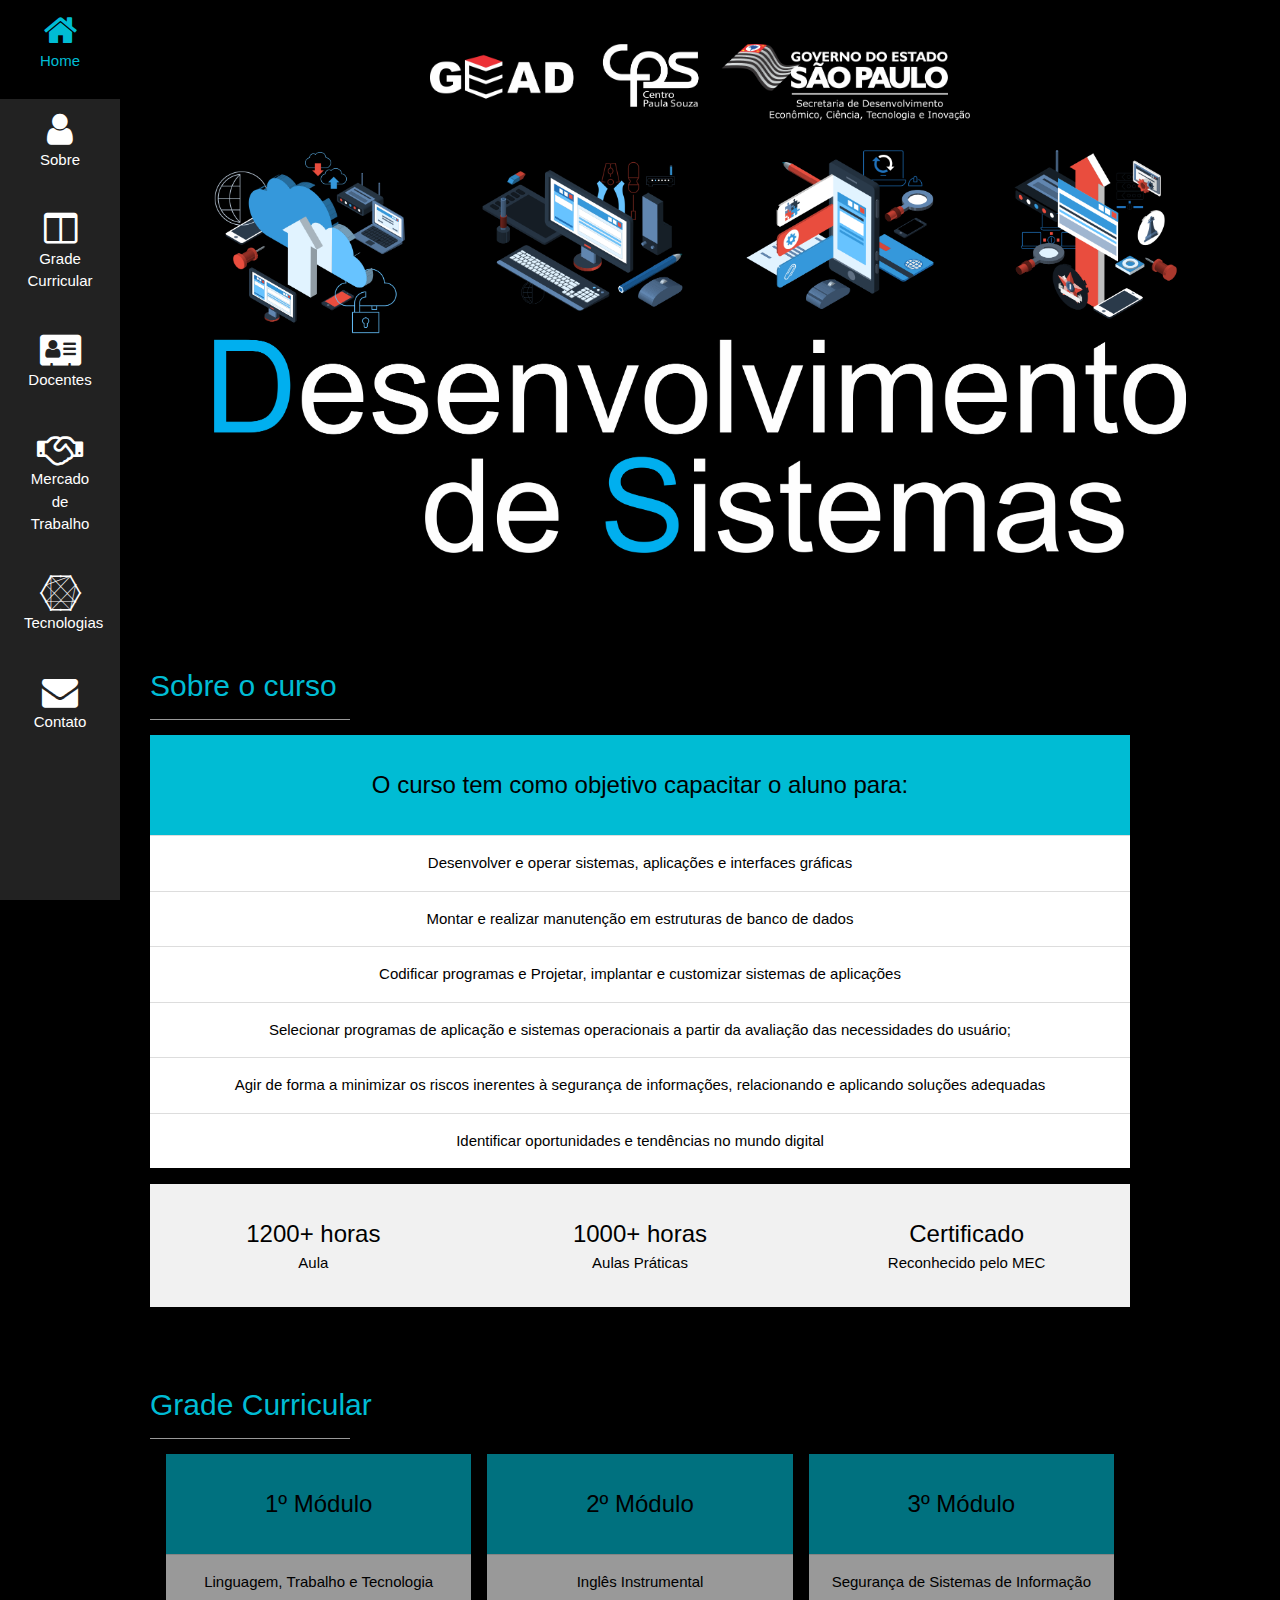
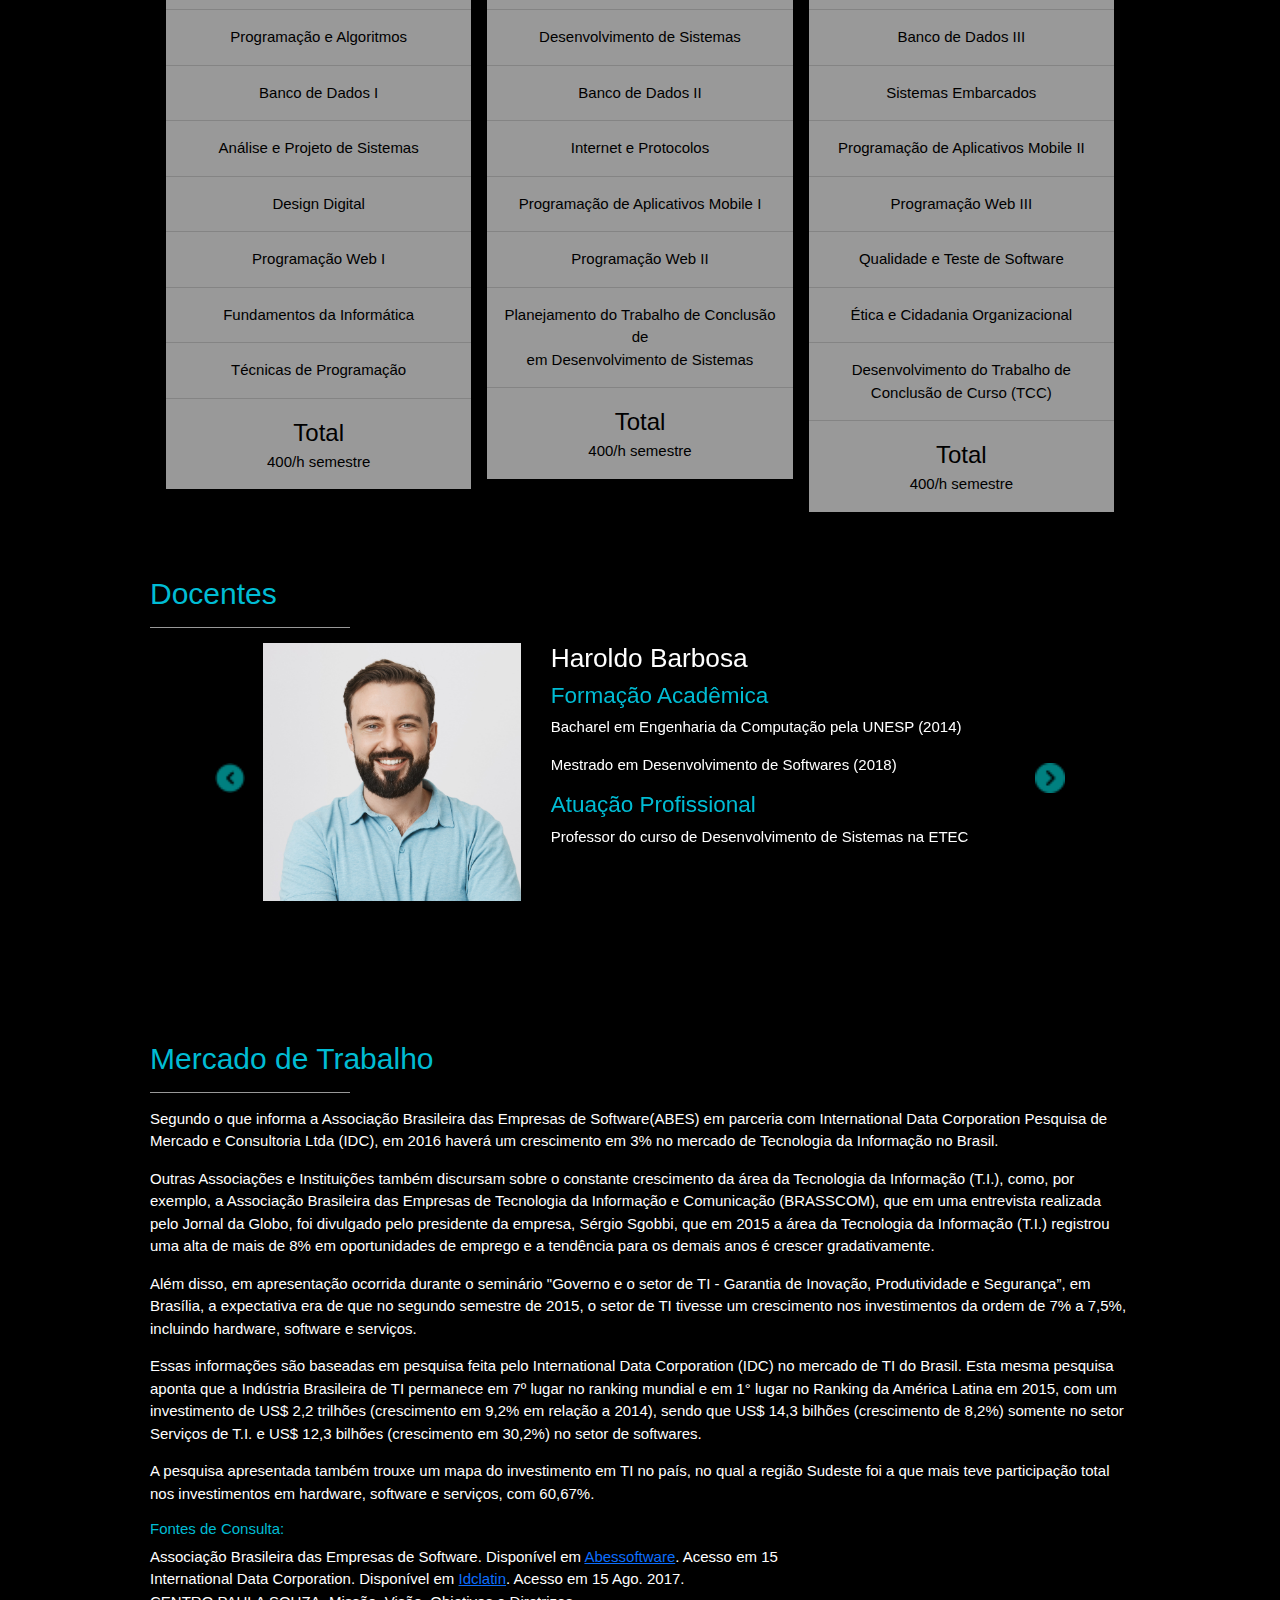
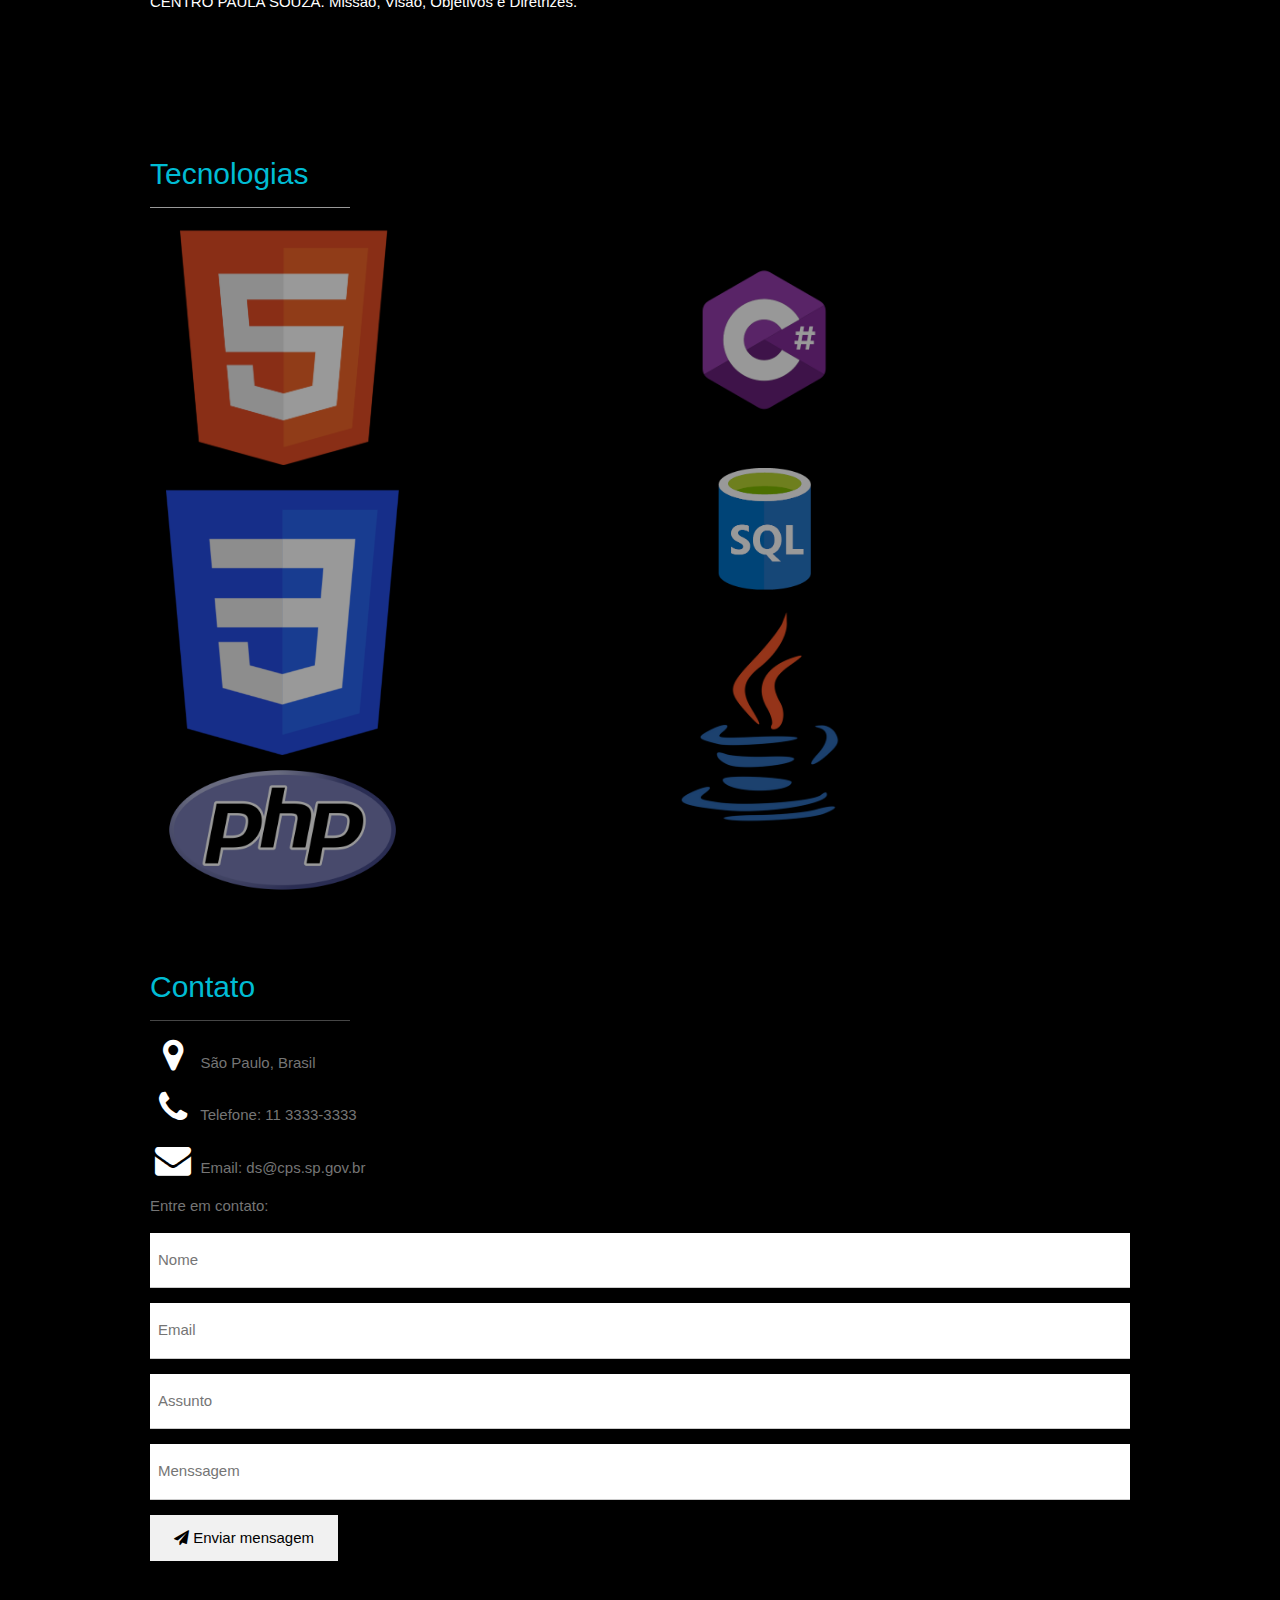
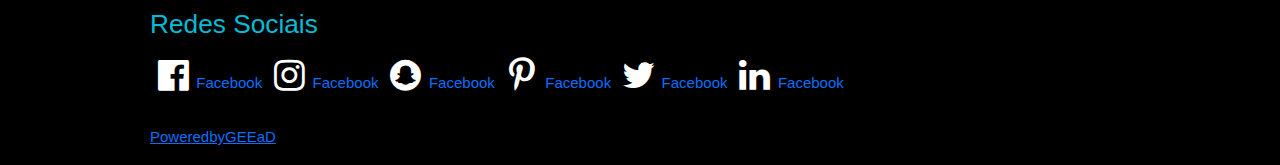
<file: module 01/Systems Development I/agenda 16/index.html>
<!DOCTYPE html>
<html lang="pt-br">

<head>

    <meta charset="UTF-8">
    <meta name="viewport" content="width=device-width, initial-scale=1.0">
    <meta http-equiv="X-UA-Compatible" content="ie=edge">
    <link rel="stylesheet" href="https://www.w3schools.com/w3css/4/w3.css">
    <link rel="stylesheet" href="https://cdnjs.cloudflare.com/ajax/libs/font-awesome/4.7.0/css/font-awesome.min.css">
    <link href="https://cdn.jsdelivr.net/npm/bootstrap@5.2.3/dist/css/bootstrap.min.css" rel="stylesheet">
    <script src="https://cdn.jsdelivr.net/npm/bootstrap@5.2.3/dist/js/bootstrap.bundle.min.js"></script>
    <title>GEEAD – Técnico em Desenvolvimento de Sistemas</title>

    <style>
        body,
        h1,
        h2,
        h3,
        h4,
        h5,
        h6 {
            font-family: "Montserrat", sans-serif;
        }

        .w3-sidebar {
            width: 120px;
            background: #222;
        }

        #main {
            margin-left: 120px;
        }

        .w3-row-padding img {
            margin-bottom: 12px;
        }

        .carousel-control-prev-icon {
            background-image: url(IMG/back.png);
        }

        .carousel-control-next-icon {
            background-image: url(IMG/next.png);
        }

        .curriculo {
            margin-left: 2rem;
        }

        .perfil {
            margin-left: 7rem;
            display: flex;
        }

        footer h3 {
            margin-top: 48px;
        }

        footer p a {
            text-decoration: none;
        }

        @media only screen and (max-width: 600px) {

            #main {
                margin-left: 0
            }

        }
    </style>

</head>

<body class="w3-black">

    <nav class="w3-sidebar w3-bar-block w3-center w3-hide-small">

        <!-- HOME -->
        <a href="#home" class="w3-bar-item w3-button w3-padding-large w3-hover-black w3-hover-text-cyan w3-text-white">
            <i class="fa fa-home w3-xxlarge"></i>
            <p>Home</p>
        </a>

        <!-- SOBRE -->
        <a href="#sobre" class="w3-bar-item w3-button w3-padding-large w3-hover-black w3-hover-text-cyan w3-text-white">
            <i class="fa fa-user w3-xxlarge"></i>
            <p>Sobre</p>
        </a>

        <!-- GRADE CURRICULAR -->
        <a href="#grade" class="w3-bar-item w3-button w3-padding-large w3-hover-black w3-hover-text-cyan w3-text-white">
            <i class="fa fa-columns w3-xxlarge"></i>
            <p>Grade Curricular</p>
        </a>

        <!-- DOCENTES -->
        <a href="#docentes"
            class="w3-bar-item w3-button w3-padding-large w3-hover-black w3-hover-text-cyan w3-text-white">
            <i class="fa fa-address-card w3-xxlarge"></i>
            <p>Docentes</p>
        </a>

        <!-- MERCADO DE TRABALHO -->
        <a href="#mercado"
            class="w3-bar-item w3-button w3-padding-large w3-hover-black w3-hover-text-cyan w3-text-white">
            <i class="fa fa-handshake-o w3-xxlarge"></i>
            <p>Mercado de Trabalho</p>
        </a>

        <!-- TECNOLOGIAS -->
        <a href="#tecnologias"
            class="w3-bar-item w3-button w3-padding-large w3-hover-black w3-hover-text-cyan w3-text-white">
            <i class="fa fa-connectdevelop w3-xxlarge "></i>
            <p>Tecnologias</p>
        </a>

        <!-- CONTATO -->
        <a href="#contato"
            class="w3-bar-item w3-button w3-padding-large w3-hover-black w3-hover-text-cyan w3-text-white">
            <i class="fa fa-envelope w3-xxlarge"></i>
            <p>Contato</p>
        </a>

    </nav>

    <div class="w3-top w3-hide-large w3-hide-medium">

        <nav class="w3-bar w3-black w3-opacity w3-hover-opacity-off w3-center w3-small">
            <a href="#home" class="w3-bar-item w3-button" style="width:25%">Home</a>
            <a href="#sobre" class="w3-bar-item w3-button" style="width:25%">Sobre</a>
            <a href="#tecnologias" class="w3-bar-item w3-button" style="width:27%">Tecnologias</a>
            <a href="#contato" class="w3-bar-item w3-button" style="width:23%">Contato</a>
        </nav>

    </div>

    <div class="w3-padding-large" id="main">

        <!-- HOME -->

        <header class="w3-container w3-padding-32 w3-center" id="home">

            <h1>
                <img src="IMG/logoCab.png" alt="Logo CPS GEEAD SP" class="w3-image" width="50%">
            </h1>

            <br>

            <h1>
                <img src="IMG/logoDS.png" alt="Desenvolvimento de Sistemas" class="w3-image" width="90%">
            </h1>

        </header>

    </div>

    <!-- SOBRE -->

    <div class="w3-content w3-padding-64" id="sobre">

        <h2 class="w3-text-cyan">Sobre o curso</h2>
        <hr style="width: 200px" class="w3-opacity">

        <ul class="w3-ul w3-hoverable w3-center w3-white">

            <li class="w3-cyan w3-xlarge w3-padding-32">O curso tem como objetivo capacitar o aluno para:</li>
            <li class="w3-padding-16">Desenvolver e operar sistemas, aplicações e interfaces gráficas</li>
            <li class="w3-padding-16">Montar e realizar manutenção em estruturas de banco de dados</li>
            <li class="w3-padding-16">Codificar programas e Projetar, implantar e customizar sistemas de aplicações
            </li>
            <li class="w3-padding-16">Selecionar programas de aplicação e sistemas operacionais a partir da
                avaliação
                das necessidades do usuário;</li>
            <li class="w3-padding-16">Agir de forma a minimizar os riscos inerentes à segurança de informações,
                relacionando e aplicando soluções adequadas</li>
            <li class="w3-padding-16">Identificar oportunidades e tendências no mundo digital</li>

        </ul>

        <div class="w3-row w3-padding-16 w3-section w3-light-grey w3-center">

            <div class="w3-third w3-section">
                <span class="w3-xlarge">1200+ horas</span>
                <br> Aula
            </div>

            <div class="w3-third w3-section">
                <span class="w3-xlarge">1000+ horas</span>
                <br> Aulas Práticas
            </div>

            <div class="w3-third w3-section">
                <span class="w3-xlarge">Certificado</span>
                <br> Reconhecido pelo MEC
            </div>

        </div>

    </div>

    <!-- GRADE CURRICULAR -->

    <div class="w3-content" id="grade">

        <h2 class="w3-text-cyan">Grade Curricular</h2>
        <hr style="width:200px" class="w3-opacity">

        <div class="w3-row w3-row-padding">

            <div class="w3-third w3-margin-bottom">

                <ul class="w3-ul w3-white w3-center w3-opacity w3-hover-opacity-off">

                    <li class="w3-cyan w3-xlarge w3-padding-32">1º Módulo</li>
                    <li class="w3-padding-16">Linguagem, Trabalho e Tecnologia</li>
                    <li class="w3-padding-16">Programação e Algoritmos</li>
                    <li class="w3-padding-16">Banco de Dados I</li>
                    <li class="w3-padding-16">Análise e Projeto de Sistemas</li>
                    <li class="w3-padding-16">Design Digital</li>
                    <li class="w3-padding-16">Programação Web I</li>
                    <li class="w3-padding-16">Fundamentos da Informática</li>
                    <li class="w3-padding-16">Técnicas de Programação</li>
                    <li class="w3-padding-16"><span class="w3-xlarge">Total</span><br>400/h semestre</li>

                </ul>

            </div>

            <div class="w3-third">

                <ul class="w3-ul w3-white w3-center w3-opacity w3-hover-opacity-off">

                    <li class="w3-cyan w3-xlarge w3-padding-32">2º Módulo</li>
                    <li class="w3-padding-16">Inglês Instrumental</li>
                    <li class="w3-padding-16">Desenvolvimento de Sistemas</li>
                    <li class="w3-padding-16">Banco de Dados II</li>
                    <li class="w3-padding-16">Internet e Protocolos</li>
                    <li class="w3-padding-16">Programação de Aplicativos Mobile I</li>
                    <li class="w3-padding-16">Programação Web II</li>
                    <li class="w3-padding-16">Planejamento do Trabalho de Conclusão de<br>em Desenvolvimento de
                        Sistemas<br></li>
                    <li class="w3-padding-16"><span class="w3-xlarge">Total</span><br>400/h semestre</li>

                </ul>

            </div>

            <div class="w3-third">

                <ul class="w3-ul w3-white w3-center w3-opacity w3-hover-opacity-off">

                    <li class="w3-cyan w3-xlarge w3-padding-32">3º Módulo</li>
                    <li class="w3-padding-16">Segurança de Sistemas de Informação</li>
                    <li class="w3-padding-16">Banco de Dados III</li>
                    <li class="w3-padding-16">Sistemas Embarcados</li>
                    <li class="w3-padding-16">Programação de Aplicativos Mobile II</li>
                    <li class="w3-padding-16">Programação Web III</li>
                    <li class="w3-padding-16">Qualidade e Teste de Software</li>
                    <li class="w3-padding-16">Ética e Cidadania Organizacional</li>
                    <li class="w3-padding-16">Desenvolvimento do Trabalho de Conclusão de Curso (TCC)</li>
                    <li class="w3-padding-16"><span class="w3-xlarge">Total</span><br>400/h semestre</li>

                </ul>

            </div>

        </div>

    </div>

    <!-- DOCENTES -->

    <div class="w3-padding-64 w3-content" id="docentes">

        <h2 class="w3-text-cyan">Docentes</h2>
        <hr style="width:200px" class="w3-opacity">

        <div class="w3-row w3-row-padding">

            <div id="carouselExampleControls" class="carousel slide" data-bs-ride="carousel">
                <div class="carousel-inner">
                    <div class="carousel-item active">
                        <div class="perfil">
                            <img src="IMG/person1.jpg" class="d-block" style="width: 30%;" alt="">
                            <div class="curriculo">

                                <h3>Haroldo Barbosa</h3>

                                <h4 class="w3-text-cyan">Formação Acadêmica</h4>

                                <p>Bacharel em Engenharia da Computação pela UNESP (2014)</p>
                                <P>Mestrado em Desenvolvimento de Softwares (2018)</P>

                                <h4 class="w3-text-cyan">Atuação Profissional</h4>

                                <p>Professor do curso de Desenvolvimento de Sistemas na ETEC</p>
                            </div>

                        </div>
                    </div>
                    <div class="carousel-item">
                        <div class="perfil">
                            <img src="IMG/person2.jpg" class="d-block" style="width: 30%;" alt="">
                            <div class="curriculo">

                                <h3>Aline Dias</h3>

                                <h4 class="w3-text-cyan">Formação Acadêmica</h4>

                                <p>Bacharel em Ciência da Computação pela USP (2011)</p>
                                <p>Mestre em Segurança Digital pela Universidade Mackenzie (2016)
                                </p>
                                <p>MBA em Digital Business pela Harvard Business School (2019)</p>

                                <h4 class="w3-text-cyan">Atuação Profissional</h4>

                                <p>Professora do curso de Desenvolvimento de Sistemas na ETEC</p>
                                <p>Professora do curso de Gestão em TI na FATEC</p>
                            </div>

                        </div>
                    </div>
                    <div class="carousel-item">
                        <div class="perfil">
                            <img src="IMG/person3.jpg" class="d-block" style="width: 30%;" alt="">
                            <div class="curriculo" style="width: 60%;">

                                <h3 class="w3-text-cyan">Ricardo Azevedo</h3>

                                <h4 class="w3-text-cyan">Formação Acadêmica</h4>

                                <p>Bacharel em Engenharia Elétrica pela UFSCAR (2009)</p>
                                <p>Graduado em Tecnologia em Análise e Desenvolvimento de Sistemas pela FATEC (2014)
                                </p>
                                <p>MBA em Gestão de TI pela PUC-SP (2016)</p>
                                <P>Mestrado em Gestão de Pessoas e Processos pela PUC-SP (2020)</P>

                                <h4 class="w3-text-cyan">Atuação Profissional</h4>

                                <p>Coordenador dos cursos de Desenvolvimento de Sistemas no Centro Paula Souza</p>
                            </div>

                        </div>
                    </div>
                </div>
                <button class="carousel-control-prev" type="button" data-bs-target="#carouselExampleControls"
                    data-bs-slide="prev">
                    <span class="carousel-control-prev-icon" aria-hidden="true"></span>
                    <span class="visually-hidden">Previous</span>
                </button>
                <button class="carousel-control-next" type="button" data-bs-target="#carouselExampleControls"
                    data-bs-slide="next">
                    <span class="carousel-control-next-icon" aria-hidden="true"></span>
                    <span class="visually-hidden">Next</span>
                </button>
            </div>

        </div>

    </div>

    <!-- MERCADO DE TRABALHO -->

    <div class="w3-padding-64 w3-content w3-" id="mercado">

        <h2 class="w3-text-cyan">Mercado de Trabalho</h2>
        <hr style="width:200px" class="w3-opacity">

        <p>Segundo o que informa a Associação Brasileira das Empresas de Software(ABES) em parceria com
            International
            Data
            Corporation Pesquisa de Mercado e Consultoria Ltda (IDC), em 2016 haverá
            um crescimento em 3% no mercado
            de Tecnologia da Informação no Brasil.
        </p>

        <p>Outras Associações e Instituições também discursam sobre o constante
            crescimento da área da Tecnologia da Informação
            (T.I.), como, por exemplo, a Associação Brasileira das Empresas de
            Tecnologia da Informação e Comunicação
            (BRASSCOM), que em uma entrevista realizada pelo Jornal da Globo, foi
            divulgado pelo presidente da empresa,
            Sérgio Sgobbi, que em 2015 a área da Tecnologia da Informação (T.I.)
            registrou uma alta de mais de 8% em
            oportunidades de emprego e a tendência para os demais anos é crescer
            gradativamente.
        </p>

        <p>Além disso, em apresentação ocorrida durante o seminário "Governo e o setor
            de TI - Garantia de Inovação, Produtividade
            e Segurança”, em Brasília, a expectativa era de que no segundo semestre de
            2015, o setor de TI tivesse um
            crescimento nos investimentos da ordem de 7% a 7,5%, incluindo hardware,
            software e serviços.
        </p>

        <p>Essas informações são baseadas em pesquisa feita pelo International Data
            Corporation (IDC) no mercado de TI do
            Brasil. Esta mesma pesquisa aponta que a Indústria Brasileira de TI
            permanece em 7º lugar no ranking mundial
            e em 1° lugar no Ranking da América Latina em 2015, com um investimento de
            US$ 2,2 trilhões (crescimento
            em 9,2% em relação a 2014), sendo que US$ 14,3 bilhões (crescimento de
            8,2%) somente no setor Serviços de
            T.I. e US$ 12,3 bilhões (crescimento em 30,2%) no setor de softwares.
        </p>

        <p>A pesquisa apresentada também trouxe um mapa do investimento em TI no país,
            no qual a região Sudeste foi a que
            mais teve participação total nos investimentos em hardware, software e
            serviços, com 60,67%.
        </p>

        <p>

            <h6 class="w3-text-cyan">Fontes de Consulta:</h6>
            Associação Brasileira das Empresas de Software. Disponível em
            <a href="http://www.abessoftware.com.br/">Abessoftware</a>. Acesso em 15
            <br> International Data Corporation. Disponível em
            <a href=" http://br.idclatin.com/">Idclatin</a>. Acesso em 15 Ago. 2017.
            <br> CENTRO PAULA SOUZA. Missão, Visão, Objetivos e Diretrizes.

        </p>

    </div>

    <!-- TECNOLOGIAS -->

    <div class="w3-padding-64 w3-content" id="tecnologias">

        <h2 class="w3-text-cyan">Tecnologias</h2>
        <hr style="width:200px" class="w3-opacity">

        <div class="w3-row w3-row-padding">

            <div class="w3-half">

                <a href="https://www.w3schools.com/html/html_intro.asp" target="_blank"><img src="IMG/html5.png"
                        style="width:50%" class="w3-opacity w3-hover-opacity-off"></a>
                <a href="https://www.w3schools.com/css/css_intro.asp" target="_blank"><img src="IMG/css3.png"
                        style="width:50%" class="w3-opacity w3-hover-opacity-off"></a>
                <a href="https://www.w3schools.com/php/php_intro.asp" target="_blank"><img src="IMG/php.png"
                        style="width:50%" class="w3-opacity w3-hover-opacity-off"></a>

            </div>

            <div class="w3-half">

                <a href="https://www.w3schools.com/cs/cs_intro.php" target="_blank"><img src="IMG/Csharp.png"
                        style="width:50%" class="w3-opacity w3-hover-opacity-off"></a>
                <a href="https://www.w3schools.com/sql/sql_intro.asp" target="_blank"><img src="IMG/sql.png"
                        style="width:50%" class="w3-opacity w3-hover-opacity-off"></a>
                <a href="https://www.w3schools.com/java/java_intro.asp" target="_blank"><img src="IMG/Java.png"
                        style="width:50%" class="w3-opacity w3-hover-opacity-off"></a>

            </div>

        </div>

    </div>

    <!-- CONTATO -->

    <div class="w3-padding-128 w3-content w3-text-grey" id="contato">

        <h2 class="w3-text-cyan">Contato</h2>
        <hr style="width:200px" class="w3-opacity">

        <div class="w3-section">

            <p>
                <i class="fa fa-map-marker fa-fw w3-text-white w3-xxlarge w3-marginright"></i> São Paulo, Brasil
            </p>
            <p>
                <i class="fa fa-phone fa-fw w3-text-white w3-xxlarge w3-marginright"></i> Telefone: 11 3333-3333
            </p>
            <p>
                <i class="fa fa-envelope fa-fw w3-text-white w3-xxlarge w3-marginright"> </i> Email:
                ds@cps.sp.gov.br
            </p>

        </div>

        <p>Entre em contato:</p>

        <form>

            <p>
                <input class="w3-input w3-padding-16" type="text" placeholder="Nome" required name="Nome"></p>
            <p>
                <input class="w3-input w3-padding-16" type="text" placeholder="Email" required name="Email"></p>
            <p>
                <input class="w3-input w3-padding-16" type="text" placeholder="Assunto" required name="Assunto">
            </p>
            <p>
                <input class="w3-input w3-padding-16" placeholder="Menssagem" required name="Mensagem"></p>
            <p>
                <button class="w3-button w3-light-grey w3-padding-large" type="submit">
                    <i class="fa fa-paper-plane"></i> Enviar mensagem </button>
            </p>

        </form>

    </div>

    <footer class="w3-padding-128 w3-content w3-text-grey">

        <h3 class="w3-text-cyan">Redes Sociais</h3>

        <div class="w3-section">

            <p>

                <a href="http://geead.cps.sp.gov.br/" target="_blank"><i
                        class="fa fa-facebook-official fa-fw w3-text-white w3-xxlarge w3-marginright"></i>Facebook</a>

                <a href="http://geead.cps.sp.gov.br/" target="_blank"><i
                        class="fa fa-instagram fa-fw w3-text-white w3-xxlarge w3-marginright"></i>Facebook</a>

                <a href="http://geead.cps.sp.gov.br/" target="_blank"><i
                        class="fa fa-snapchat fa-fw w3-text-white w3-xxlarge w3-marginright"></i>Facebook</a>

                <a href="http://geead.cps.sp.gov.br/" target="_blank"><i
                        class="fa fa-pinterest-p fa-fw w3-text-white w3-xxlarge w3-marginright"></i>Facebook</a>

                <a href="http://geead.cps.sp.gov.br/" target="_blank"><i
                        class="fa fa-twitter fa-fw w3-text-white w3-xxlarge w3-marginright"></i>Facebook</a>

                <a href="http://geead.cps.sp.gov.br/" target="_blank"><i
                        class="fa fa-linkedin fa-fw w3-text-white w3-xxlarge w3-marginright"></i>Facebook</a>

            </p>

            <p style="margin-top: 32px">
                <a href="http://geead.cps.sp.gov.br/" style="text-decoration: underline">PoweredbyGEEaD</a>
            </p>

        </div>

    </footer>

</body>

</html>
</file>
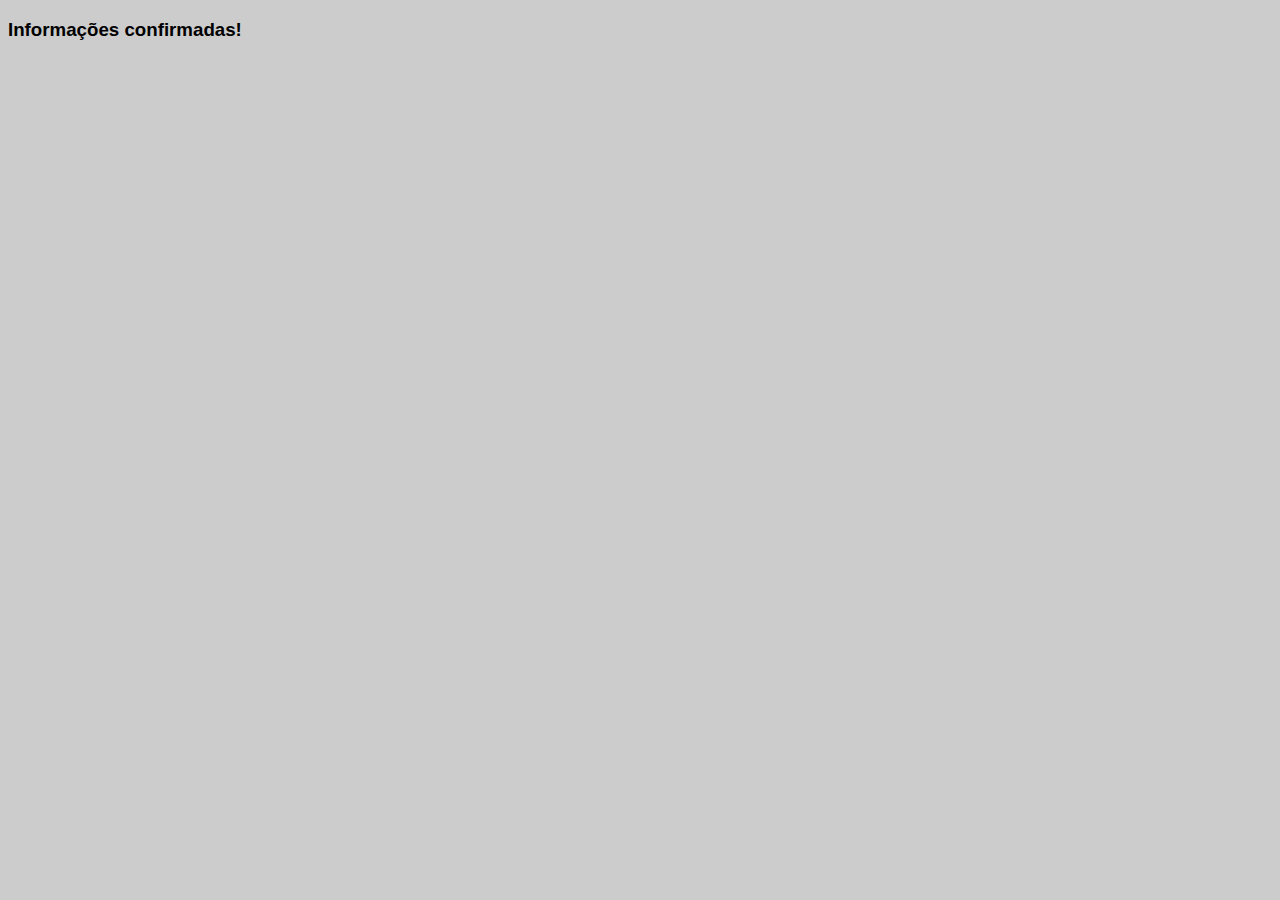
<file: module 02/Systems Development II/agenda 02/form1/confirmation.html>
<!DOCTYPE html>
<html lang="pt-br">

<head>
    <meta charset="UTF-8">
    <meta http-equiv="X-UA-Compatible" content="IE=edge">
    <meta name="viewport" content="width=device-width, initial-scale=1.0">
    <link rel="stylesheet" href="style.css">
    <title>Confirmação</title>
</head>

<body>
    <h3>Informações confirmadas!</h3>
</body>

</html>
</file>
<file: module 01/Systems Development I/agenda 12/style.css>
@import url('https://fonts.googleapis.com/css2?family=Roboto:wght@100;300;400;500&display=swap');

body {
    font-family: 'Roboto', sans-serif;
    background-color: rgb(239, 239, 239);
    margin-top: 9rem;
}

.title h1{
    text-align: center;
    margin-top: 3rem;
    margin-bottom: 3rem;
}

.sites {
    display: flex;
    align-items: center;
    justify-content: space-around;
}

.sites img {
    width: 5rem;
    height: 5rem;
    margin-bottom: 0.8rem;
}

/* spotify */

.spotify {
    width: 5rem;
    display: block;
    text-align: center;
    background-color: #fff;
    padding: 2rem 3rem;
    border-radius: 1rem;
}

.spotify a {
    text-decoration: none;
}

/* netlix */

.netlix {
    width: 7rem;
    display: block;
    text-align: center;
    background-color: #fff;
    padding: 2rem;
    border-radius: 1rem;
}

.netlix a {
    text-decoration: none;
}

/* twitter */

.twitter {
    width: 5rem;
    display: block;
    text-align: center;
    background-color: #fff;
    padding: 2rem 3rem;
    border-radius: 1rem;
}

.twitter a {
    text-decoration: none;
}

/* fiap */

.fiap {
    width: 5rem;
    display: block;
    text-align: center;
    background-color: #fff;
    padding: 2rem 3rem;
    border-radius: 1rem;
}

.fiap a {
    text-decoration: none;
}

/* duolingo */

.duolingo {
    width: 5rem;
    display: block;
    text-align: center;
    background-color: #fff;
    padding: 2rem 3rem;
    border-radius: 1rem;
}

.duolingo a { 
    text-decoration: none;
}
</file>
<file: module 02/Systems Development II/agenda 02/form1/style.css>
* {
    background-color: #ccc;
    font-family: 'Segoe UI', sans-serif;
}

form {
    display: flex;
    flex-direction: column;
    width: 20rem;
    margin: 1rem;
}

input {
    margin-bottom: 1rem;
    background-color: #fff;
    padding: 0.5rem;
    border: 2px solid #000;
}

button {
    padding: 0.3rem;
    background-color: #222;
    color: #fff;
}

button:hover {
    background-color: #fff;
    color: #000;
    cursor: pointer 
}


/* action.php */

.validate {
    margin-top: 1rem;
}
</file>
<file: module 01/Systems Development I/agenda 13/style.css>
/* RESET CSS */

html, body, div, span, applet, object, iframe,
h1, h2, h3, h4, h5, h6, p, blockquote, pre,
a, abbr, acronym, address, big, cite, code,
del, dfn, em, img, ins, kbd, q, s, samp,
small, strike, strong, sub, sup, tt, var,
b, u, i, center,
dl, dt, dd, ol, ul, li,
fieldset, form, label, legend,
table, caption, tbody, tfoot, thead, tr, th, td,
article, aside, canvas, details, embed,
figure, figcaption, footer, header, hgroup,
menu, nav, output, ruby, section, summary,
time, mark, audio, video {
    margin: 0;
    padding: 0;
    border: 0;
    font-size: 100%;
    font: inherit;
    vertical-align: baseline;
}

/* HTML5 display-role reset for older browsers */

article, aside, details, figcaption, figure,
footer, header, hgroup, menu, nav, section {
    display: block;
}

body {
    line-height: 1;
}

ol, ul {
   list-style: none;
}

blockquote, q {
    quotes: none;
}

blockquote:before, blockquote:after,
q:before, q:after {
    content: '';
    content: none;
}

table {
    border-collapse: collapse;
    border-spacing: 0;
}

/* RESET CSS */

@import url('https://fonts.googleapis.com/css2?family=Alexandria:wght@400;600&display=swap');

body {
    font-family: 'Alexandria', sans-serif;
    color: #f3b21a;
    background-color: #125b6b;
}

.title {
    width: 100%;
    display: flex;
    flex-direction: row;
}

.title h1 {
    margin: 2rem auto;
    font-size: 2rem;
    font-weight: 600;
}

.container {
    width: 100%;
    display: flex;
    flex-direction: row;
}

.container img {
    display: block;
    width: 16rem;
    margin: 0.5rem;
}

.container h2 {
    margin: 1rem auto;
    font-size: 1.5rem;
}

.precasamento, .dianoiva, .cerimonia, .festa, .luademel {
    flex-grow: 1;
    text-align: center;
}

footer {
    background-color: #043540;
    margin-top: 3rem;
    padding: 1rem;
}

footer .creditos {
    margin: 1rem auto;
}

/* scroll-bar */
 
/* width */
::-webkit-scrollbar {
    width: 0.5rem;
}

/* Track */
::-webkit-scrollbar-track {
    background: #f1f1f1;
}

/* Handle */
::-webkit-scrollbar-thumb {
    background: #f3b21a;
}

/* Handle on hover */
::-webkit-scrollbar-thumb:hover {
    background: #e7c473;
}

/* scroll-bar */
</file>
